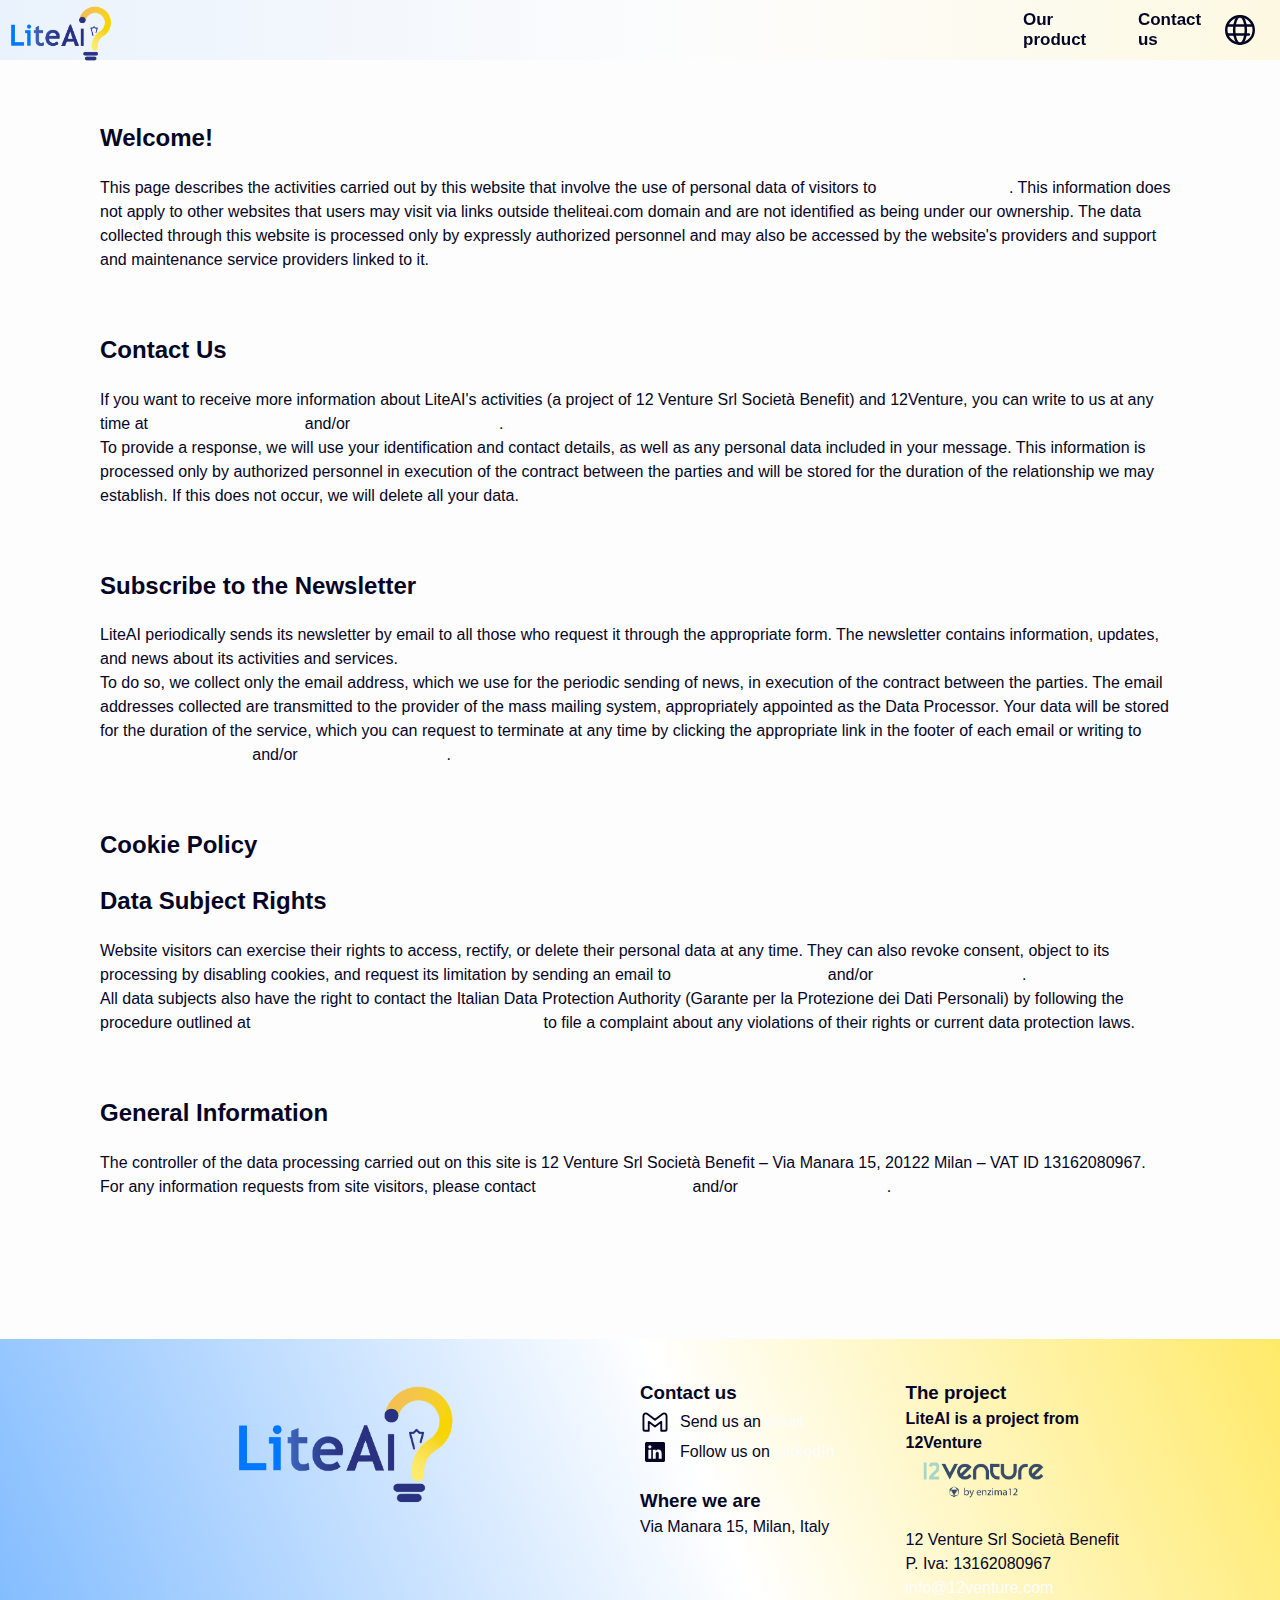
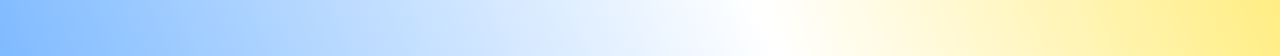
<file: en-privacy-policy.html>
<!DOCTYPE html>
<html lang="en">
<head>
  <meta charset="UTF-8">
  <title>LiteAI</title>

  <meta name="viewport" content="width=device-width, initial-scale=1">
  <meta name="description"
        content="LiteAI is a new, personalized way to enhance your children's soft skills!">
  <meta name="keywords"
        content="LiteAI, LiteMind, children, education, soft skills, personalized learning">
  <meta name="author" content="LiteAI Team">

  <link rel="stylesheet" href="css/main.css">
  <link rel="icon"
        href="img/logo.png"
        type="image/x-icon">

  <script src="js/main.js" defer></script>
  <script src="https://ajax.googleapis.com/ajax/libs/jquery/3.7.1/jquery.min.js"></script>
  <script src="https://code.jquery.com/jquery-3.6.0.min.js"></script>

  <!-- Google tag (gtag.js) -->
  <script async src="https://www.googletagmanager.com/gtag/js?id=G-0CQMSQR92L"></script>
  <script>
    window.dataLayer = window.dataLayer || [];
    function gtag(){dataLayer.push(arguments);}
    gtag('js', new Date());

    gtag('config', 'G-0CQMSQR92L');
  </script>

  <script id="Cookiebot" src="https://consent.cookiebot.com/uc.js" data-cbid="5fbfeda1-7ddc-4fbf-89e2-9a11ccfd5c3d" data-blockingmode="auto" type="text/javascript"></script>

</head>


<body>
<nav class="nav-container" role="navigation" aria-label="Main navigation">

  <div class="nav-content">

    <div class="logo-column">
      <a href="en.html">
        <img
                loading="lazy"
                src="img/logo.png"
                class="brand-logo"
                alt="LiteAI company logo"
        />
      </a>
    </div>

    <div class="nav-links-column">
      <div class="nav-links-wrapper">
        <a href="#about" class="nav-link" tabindex="0">Our product</a>
        <a href="#contact" class="nav-link" tabindex="1">Contact us</a>

        <img src="img/icon_language.svg" id="icon-language" alt="Language icon">
        <div class="language-dropdown" id="language-dropdown">
          <button class="language-option" data-lang="en" data-selected="true">English</button>
          <button class="language-option" data-lang="it">Italiano
          </button>
        </div>
      </div>


    </div>
  </div>
</nav>

<div class="page-privacy-container">
  <h2>Welcome!</h2>
  <p>This page describes the activities carried out by this website that involve the use of personal data of visitors to <a href="https://www.theliteai.com">www.theliteai.com</a>.
    This information does not apply to other websites that users may visit via links outside theliteai.com domain and are not identified as being under our ownership.
    The data collected through this website is processed only by expressly authorized personnel and may also be accessed by the website's providers and support and maintenance service providers linked to it.
  </p>
  <br>

  <h2>Contact Us</h2>
  <p>If you want to receive more information about LiteAI's activities (a project of 12 Venture Srl Società Benefit) and 12Venture, you can write to us at any time at <a href="mailto:info@12venture.com">info@12venture.com</a> and/or <a href="mailto:theliteai@gmail.com">theliteai@gmail.com</a>. <br>
    To provide a response, we will use your identification and contact details, as well as any personal data included in your message.
    This information is processed only by authorized personnel in execution of the contract between the parties and will be stored for the duration of the relationship we may establish. If this does not occur, we will delete all your data.
  </p>
  <br>

  <h2>Subscribe to the Newsletter</h2>
  <p>LiteAI periodically sends its newsletter by email to all those who request it through the appropriate form. The newsletter contains information, updates, and news about its activities and services. <br>
    To do so, we collect only the email address, which we use for the periodic sending of news, in execution of the contract between the parties. The email addresses collected are transmitted to the provider of the mass mailing system, appropriately appointed as the Data Processor.
    Your data will be stored for the duration of the service, which you can request to terminate at any time by clicking the appropriate link in the footer of each email or writing to <a href="mailto:info@12venture.com">info@12venture.com</a> and/or <a href="mailto:theliteai@gmail.com">theliteai@gmail.com</a>.
  </p>
  <br>

  <h2>Cookie Policy</h2>


  <h2>Data Subject Rights</h2>
  <p>Website visitors can exercise their rights to access, rectify, or delete their personal data at any time. They can also revoke consent, object to its processing by disabling cookies, and request its limitation by sending an email to <a href="mailto:info@12venture.com">info@12venture.com</a> and/or <a href="mailto:theliteai@gmail.com">theliteai@gmail.com</a>. <br>
    All data subjects also have the right to contact the Italian Data Protection Authority (Garante per la Protezione dei Dati Personali) by following the procedure outlined at <a href="https://www.garanteprivacy.it/i-miei-diritti">https://www.garanteprivacy.it/i-miei-diritti</a> to file a complaint about any violations of their rights or current data protection laws.
  </p>
  <br>

  <h2>General Information</h2>
  <p>The controller of the data processing carried out on this site is 12 Venture Srl Società Benefit – Via Manara 15, 20122 Milan – VAT ID 13162080967. <br>
    For any information requests from site visitors, please contact <a href="mailto:info@12venture.com">info@12venture.com</a> and/or <a href="mailto:theliteai@gmail.com">theliteai@gmail.com</a>.
  </p>
  <br>
</div>

<!--    FOOTER      -->
<footer class="footer" role="contentinfo">
  <div class="footer-container">

    <div class="footer-column" id="footer-column-1">
      <div class="footer-image-container">
        <img
                loading="lazy"
                src="img/logo.png"
                class="footer-logo"
                alt="Social media presence illustration"
        />
      </div>
    </div>


    <div class="footer-column" id="footer-column-2">
      <h3 class="footer-title">Contact us</h3>
      <div class="footer-text-div">
        <img
                src="img/mail.svg"
                class="social-icon"
                alt="Gmail logo"
        />
        <p class="footer-text"> Send us an
          <a href="mailto:theliteai@gmail.com">email</a>
        </p>
      </div>
      <div class="footer-text-div">
        <img
                src="img/linkedin.svg"
                class="social-icon"
                alt="LinkedIn logo"
        />
        <p class="footer-text">Follow us on
          <a href="https://www.linkedin.com/company/liteai" class="social-link">LinkedIn</a>
        </p>
      </div>

      <h3 class="footer-title" style="margin-top: 20px">Where we are</h3>
      <p class="footer-text" id="footer-text-place"> Via Manara 15, Milan, Italy</p>

    </div>


    <div class="footer-column" id="footer-column-3">
      <h3 class="footer-title">The project</h3>
      <p class="footer-text" style="font-weight: bold">LiteAI is a project from 12Venture</p>
      <img
              loading="lazy"
              src="img/12v_logo.png"
              class="social-image"
              id="12v-logo"
              alt="12venture logo"
      />
      <p>
        12 Venture Srl Società Benefit <br>
        P. Iva: 13162080967 <br>
        <a href="mailto:info@12venture.com" id="a-12v-mail">info@12venture.com</a>
      </p>
    </div>

  </div>
</footer>

</body>
</html>
</file>
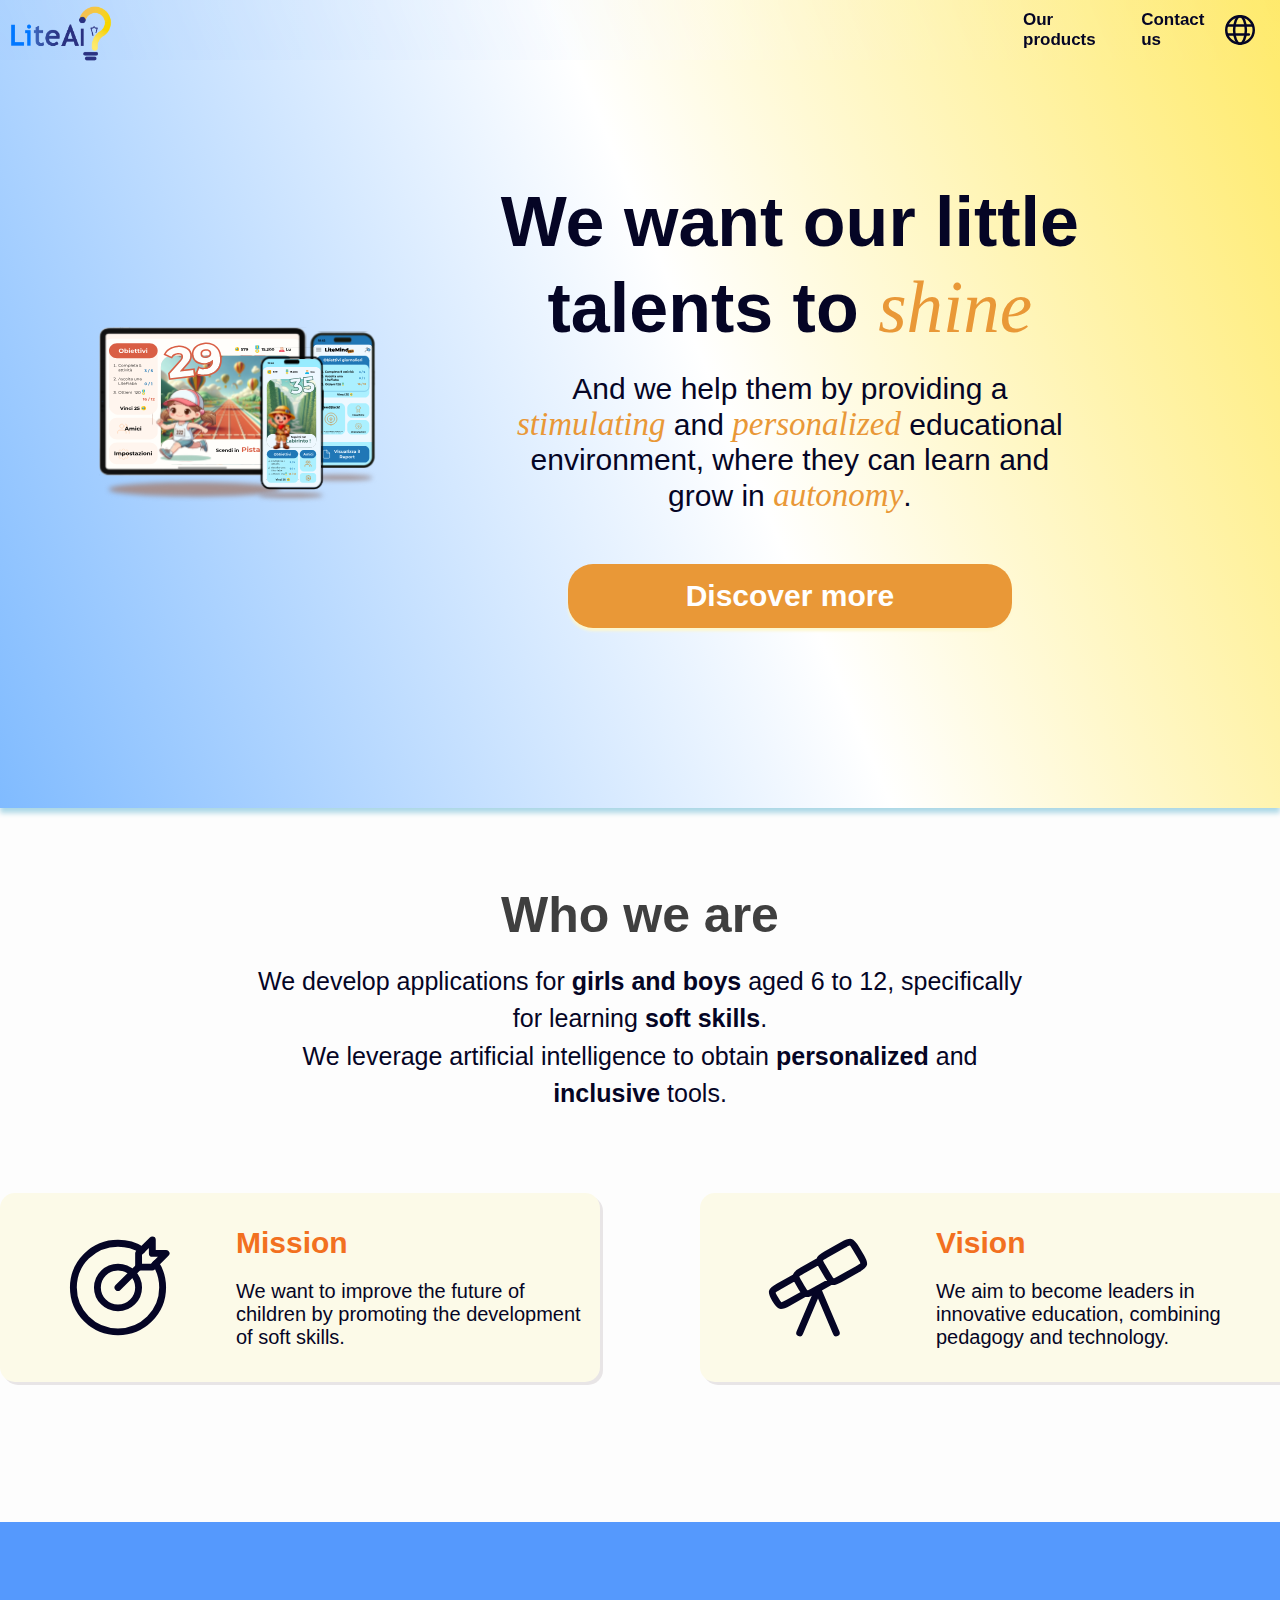
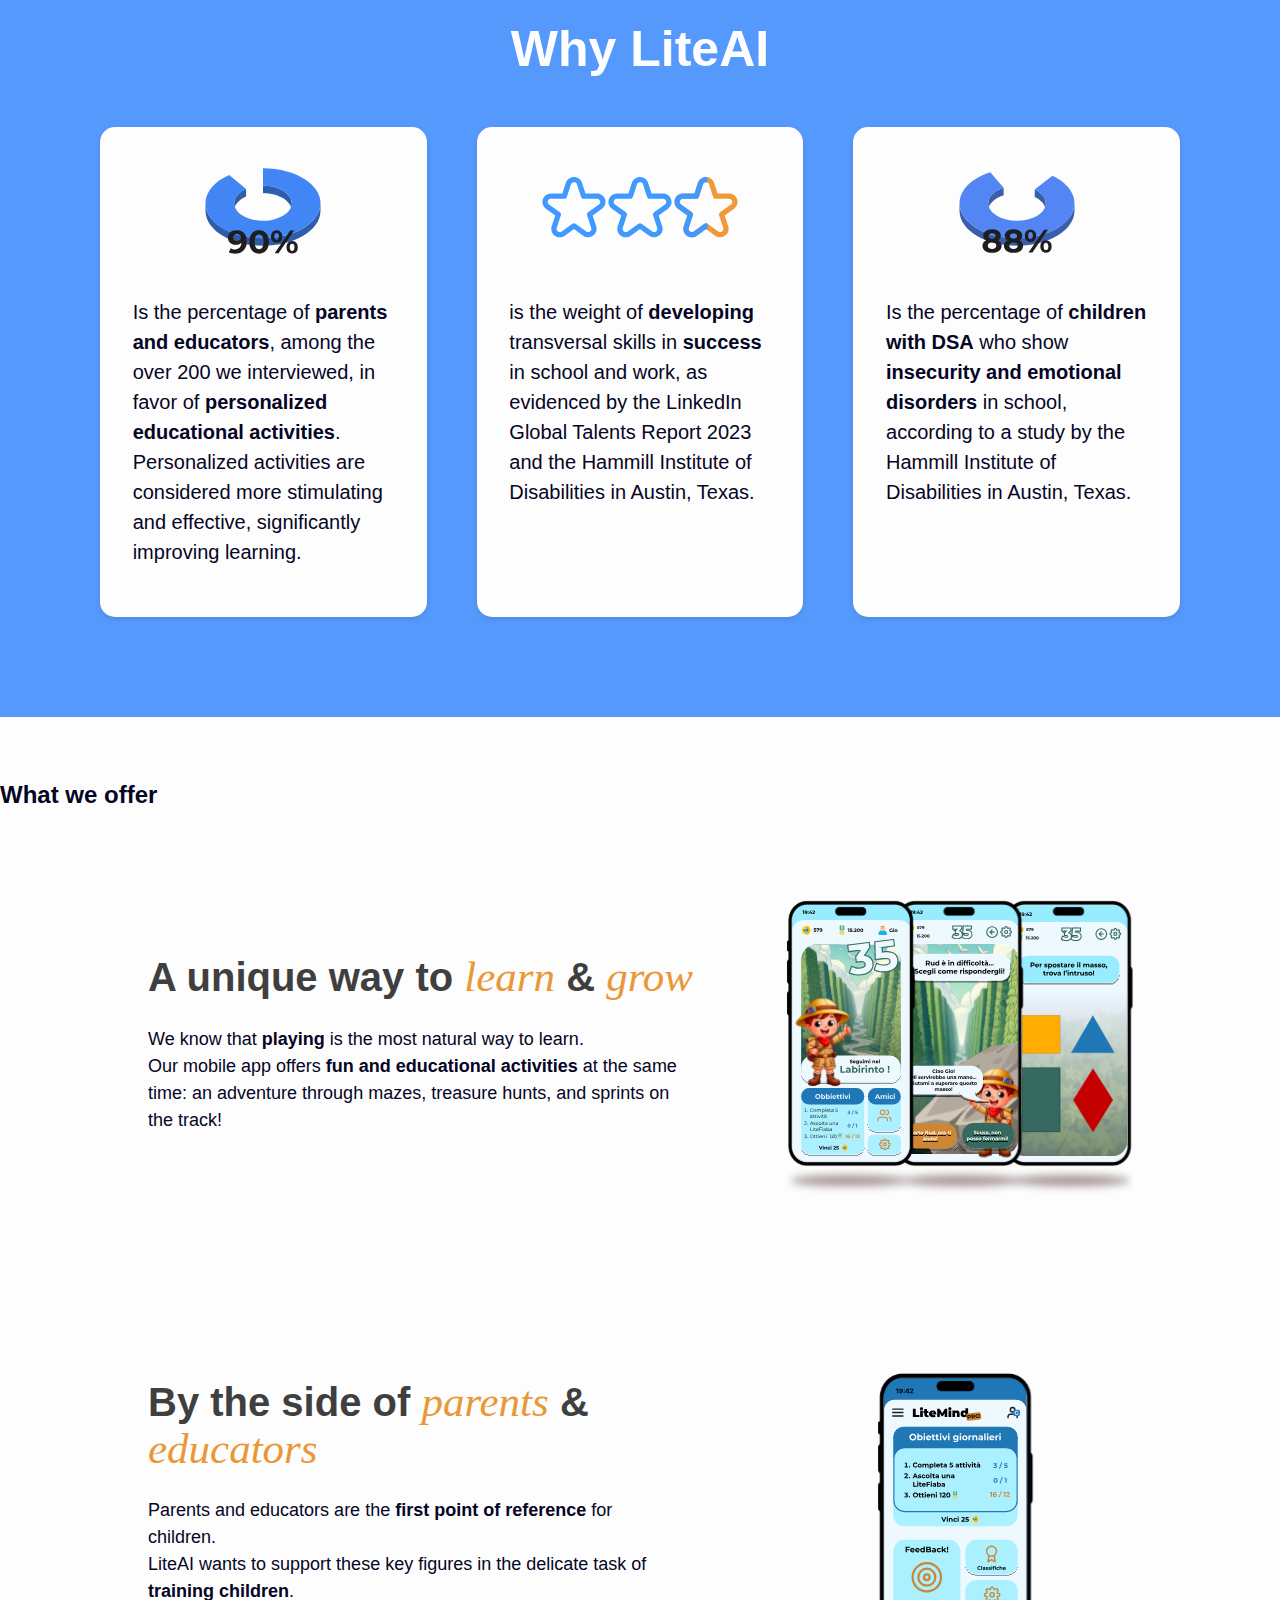
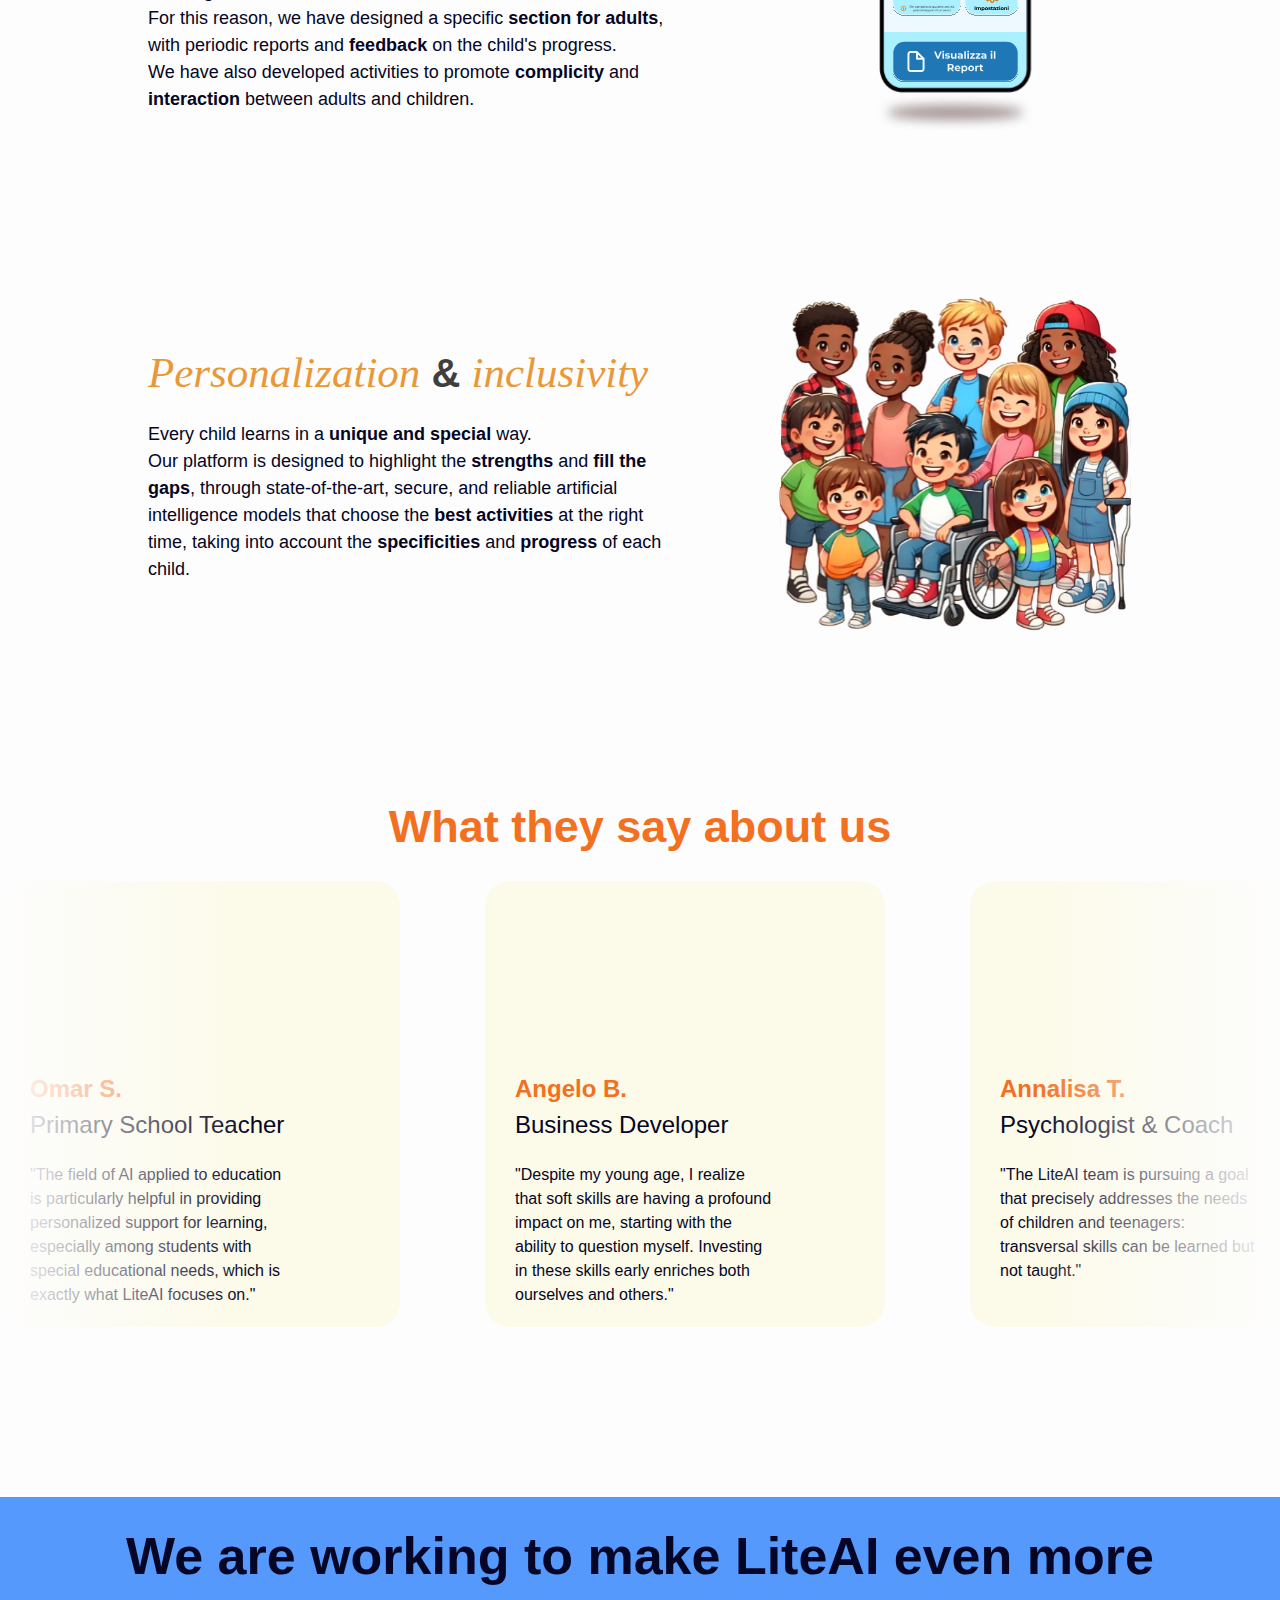
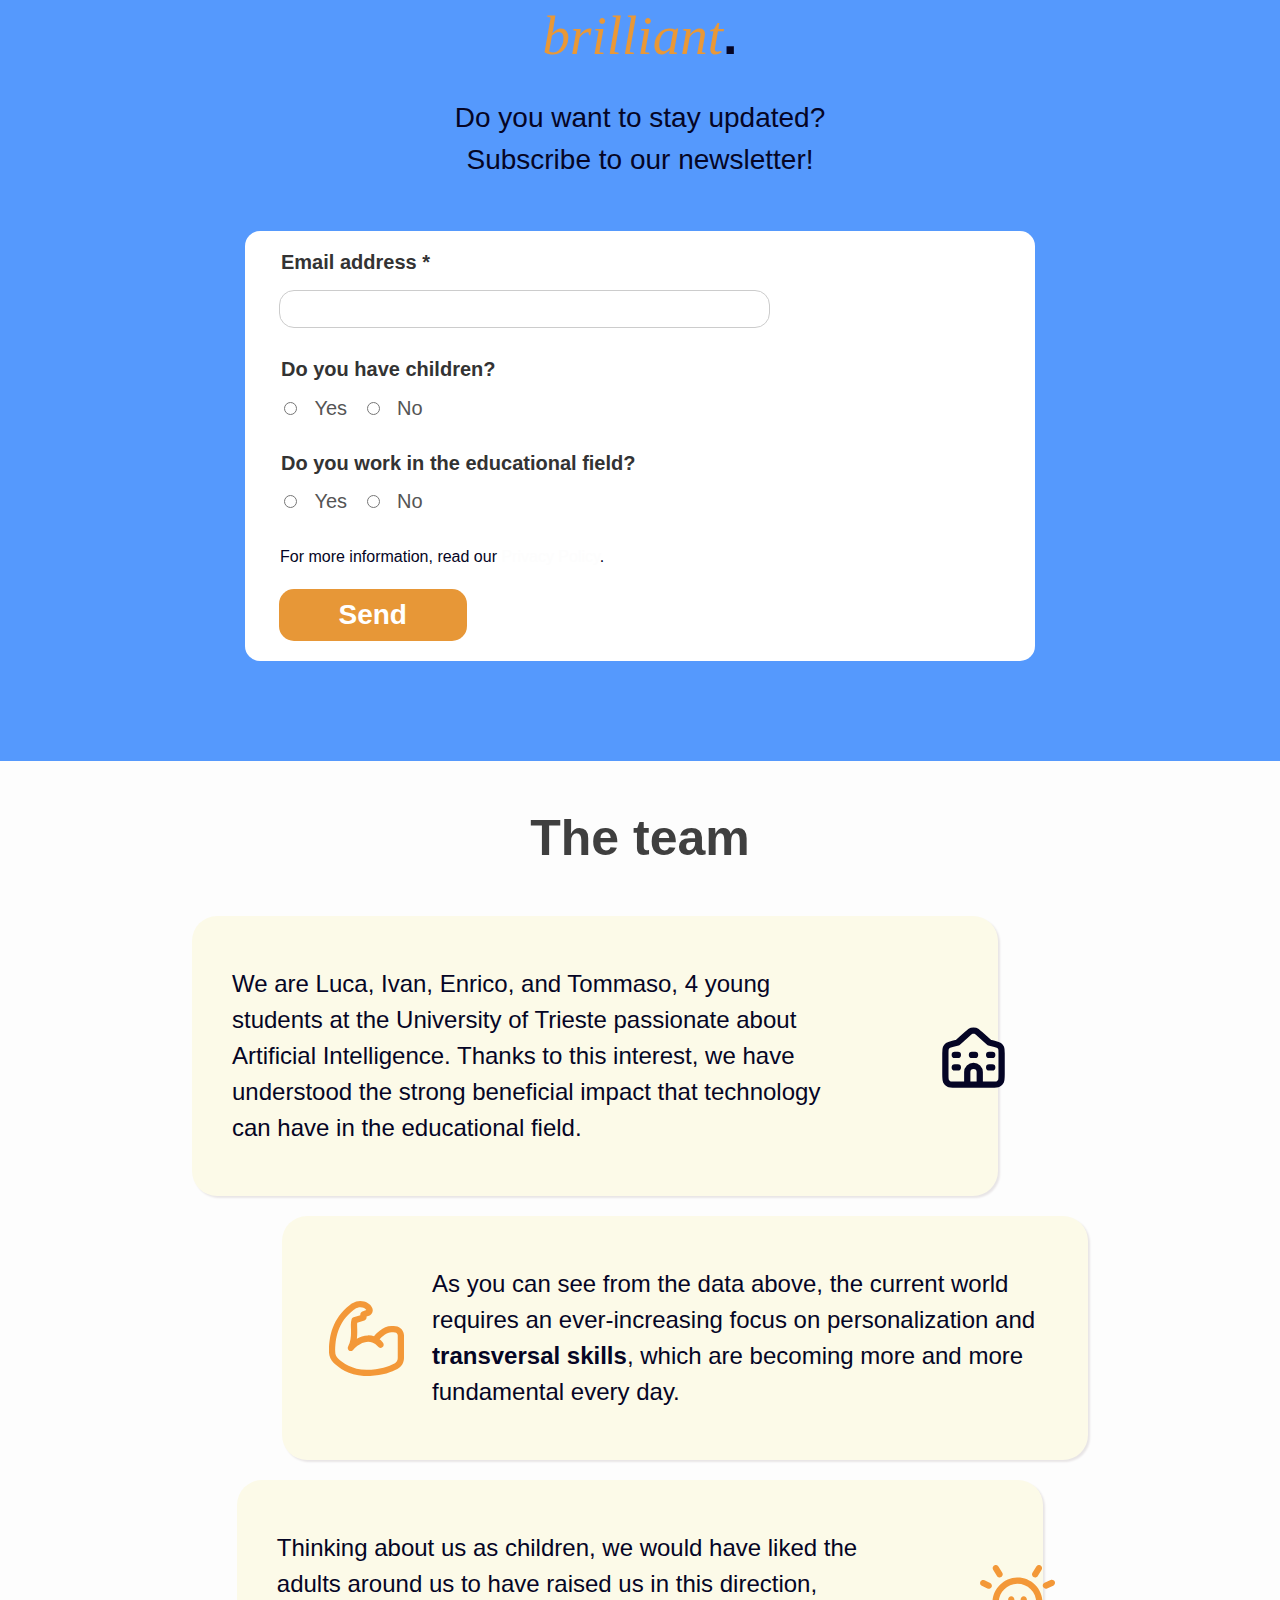
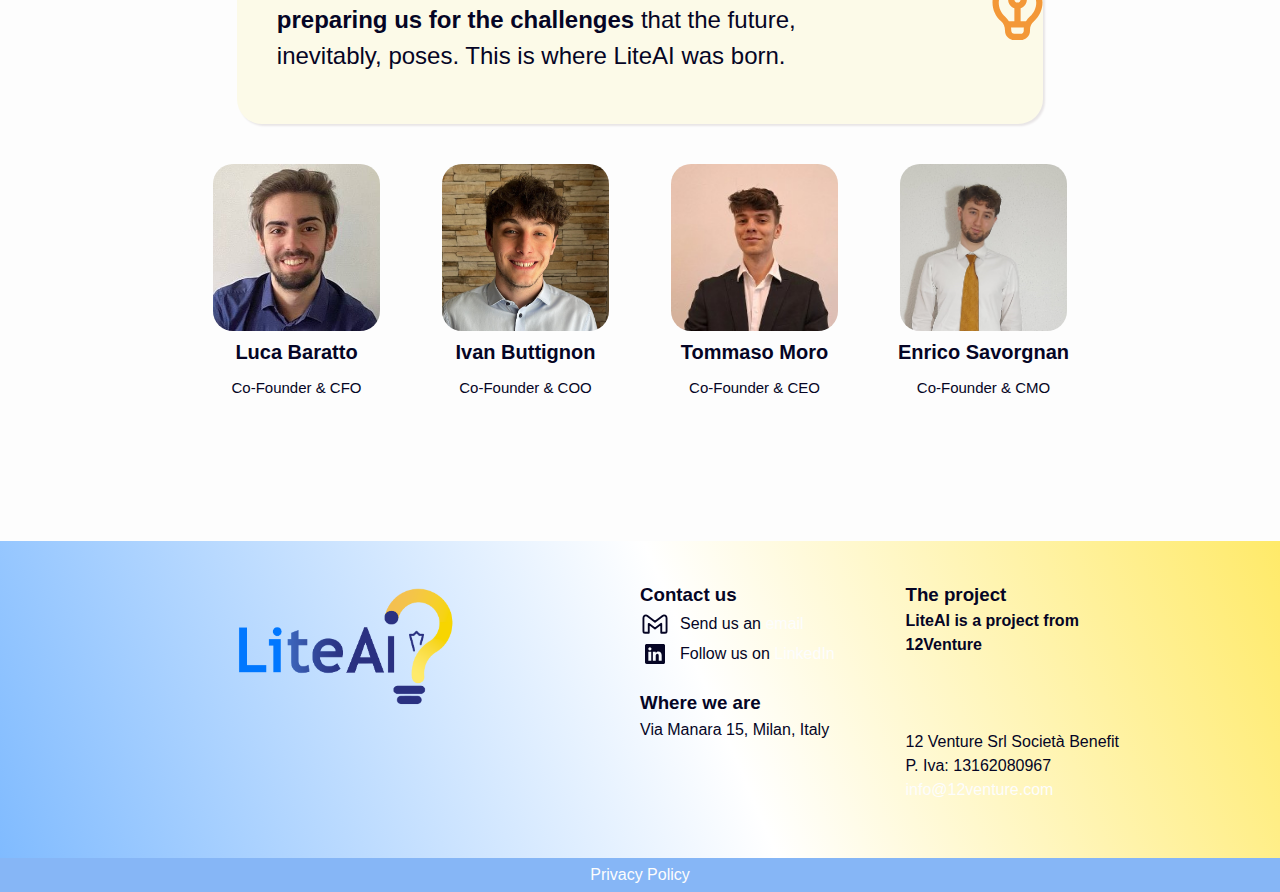
<file: en.html>
<!DOCTYPE html>
<html lang="it">
<head>
  <meta charset="UTF-8">
  <title>LiteAI</title>

  <meta name="viewport" content="width=device-width, initial-scale=1">
  <meta name="description"
        content="LiteAI is a new, personalized way to enhance your children's soft skills!">
  <meta name="keywords"
        content="LiteAI, LiteMind, children, education, soft skills, personalized learning">
  <meta name="author" content="LiteAI Team">

  <link rel="stylesheet" href="css/main.css">
  <link rel="icon"
        href="img/logo.png"
        type="image/x-icon">

  <script src="js/main.js" defer></script>
  <script src="https://ajax.googleapis.com/ajax/libs/jquery/3.7.1/jquery.min.js"></script>
  <script src="https://code.jquery.com/jquery-3.6.0.min.js"></script>

  <!-- Google tag (gtag.js) -->
  <script async src="https://www.googletagmanager.com/gtag/js?id=G-0CQMSQR92L"></script>
  <script>
    window.dataLayer = window.dataLayer || [];
    function gtag(){dataLayer.push(arguments);}
    gtag('js', new Date());

    gtag('config', 'G-0CQMSQR92L');
  </script>

  <script id="Cookiebot" src="https://consent.cookiebot.com/uc.js" data-cbid="5fbfeda1-7ddc-4fbf-89e2-9a11ccfd5c3d" data-blockingmode="auto" type="text/javascript"></script>

</head>


<body>

<!--    NAVBAR      -->
<nav class="nav-container" role="navigation" aria-label="Main navigation">

  <div class="nav-content">

    <div class="logo-column">
      <a href="en.html">
        <img
                loading="lazy"
                src="img/logo.png"
                class="brand-logo"
                alt="LiteAI company logo"
        />
      </a>
    </div>

    <div class="nav-links-column">
      <div class="nav-links-wrapper">
        <a href="#about" class="nav-link" tabindex="0">Our products</a>
        <a href="#contact" class="nav-link" tabindex="1">Contact us</a>

        <img src="img/icon_language.svg" id="icon-language" alt="Language icon">
        <div class="language-dropdown" id="language-dropdown">
          <button class="language-option" data-lang="en" data-selected="true">English</button>
          <button class="language-option" data-lang="it" >Italiano
          </button>
        </div>
      </div>


    </div>
  </div>
</nav>


<!--    HERO        -->
<main class="hero-container">

  <div class="hero-content-wrapper">

    <div class="image-column-hero">
      <img
              loading="lazy"
              src="img/mockups.svg"
              class="hero-image"
              id="desktop-image"
              alt="Young talent showcase illustration"
      />
    </div>

    <div class="content-column">

      <div class="content-wrapper">

        <h2 class="heading-secondary">
          We want our little talents to <span class="text-highlight">shine</span>
        </h2>
        <img
                loading="lazy"
                src="img/mockups.svg"
                class="mobile-hero-image"
                id="mobile-image"
                alt="Young talent showcase illustration for mobile view"
        />
        <p class="hero-description">
          And we help them by providing a <span class="text-highlight">stimulating</span> and <span class="text-highlight">personalized</span> educational environment, where they can learn and grow in <span class="text-highlight">autonomy</span>.
        </p>

        <!-- Pulsante per inviare i dati -->
        <a href="#about" id="ctaButton" class="cta-button" data-el="button-1" tabindex="0"
           aria-label="Get more information about our program">
          Discover more
        </a>
      </div>

    </div>

  </div>

</main>


<!--    PRESENTATION    -->
<section class="presentation-container">
  <h2 class="presentation-title">Who we are</h2>
  <p class="presentation-subtitle">
    We develop applications for <span style="font-weight: 700">girls and boys</span> aged 6 to 12, specifically for learning <span style="font-weight: 750">soft skills</span>. <br>
    We leverage artificial intelligence to obtain <span style="font-weight: 700">personalized</span> and <span style="font-weight: 700">inclusive</span> tools.
  </p>

  <div class="presentation-grid">
    <div class="presentation-card" id="mission">
      <img src="img/mission.svg" alt="Mission icon" class="presentation-image">
      <div class="presentation-content">
        <h3 class="mission-vision-title">Mission</h3>
        <p class="presentation-text">
          We want to improve the future of children by promoting the development of soft skills.
        </p>
      </div>
    </div>
    <div class="presentation-card" id="vision">
      <img src="img/vision.svg" alt="Vision icon" class="presentation-image">
      <div class="presentation-content">
        <h3 class="mission-vision-title">Vision</h3>
        <p class="presentation-text">
            We aim to become leaders in innovative education, combining pedagogy and technology.
        </p>
      </div>
    </div>
  </div>

</section>


<!--    VALIDATION  -->
<section class="stats-container" role="region" aria-label="Statistics Section">
  <h2 class="stats-title">Why LiteAI</h2>

  <div class="stats-grid">
    <div class="stats-row">
      <article class="stat-card">
        <img
                loading="lazy"
                src="img/chart_1.svg"
                class="stat-image"
                alt="Statistical visualization 1"
        />
        <p class="stat-text">
          Is the percentage of <span style="font-weight: 700">parents and educators</span>, among the over 200 we interviewed, in favor of <span style="font-weight: bold">personalized educational activities</span>. Personalized activities are considered more stimulating and effective, significantly improving learning.
        </p>
      </article>

      <article class="stat-card">
        <img
                loading="lazy"
                src="img/chart_2.svg"
                class="stat-image"
                alt="Statistical visualization 2"
        />
        <p class="stat-text">
          is the weight of <span style="font-weight: 700">developing</span> transversal skills in <span style="font-weight: 700">success</span> in school and work, as evidenced by the LinkedIn Global Talents Report 2023 and the Hammill Institute of Disabilities in Austin, Texas.
        </p>
      </article>

      <article class="stat-card">
        <img
                loading="lazy"
                src="img/chart_3.svg"
                class="stat-image"
                alt="Statistical visualization 3"
        />
        <p class="stat-text">
          Is the percentage of <span style="font-weight: 700">children with DSA</span> who show <span style="font-weight: 700">insecurity and emotional disorders</span> in school, according to a study by the Hammill Institute of Disabilities in Austin, Texas.
        </p>
      </article>
    </div>
  </div>
</section>




<!--    FEATURES    -->
<section class="feature-container" id="about">
  <h2 class="feature-title">What we offer</h2>

  <article class="feature-card">
    <div class="feature-content">
      <div class="feature-text-wrapper">
        <h2 class="feature-card-title">
          A unique way to <span class="text-highlight">learn</span> & <span class="text-highlight">grow</span>
        </h2>
        <p class="feature-description">
          We know that <span style="font-weight: 700">playing</span> is the most natural way to <span>learn</span>. <br>
            Our mobile app offers <span style="font-weight: 700">fun and educational activities</span> at the same time: an adventure through mazes, treasure hunts, and sprints on the track! <br>
        </p>
      </div>
      <div class="feature-image-wrapper">
        <img src="img/feature_1.svg" alt="Educational activities illustration"
             class="feature-image">
      </div>
    </div>
  </article>

  <article class="feature-card">
    <div class="feature-content" id="feature-2">
      <div class="feature-text-wrapper">
        <h2 class="feature-card-title">
            By the side of <span class="text-highlight">parents</span> & <span
                    class="text-highlight">educators</span>
        </h2>
        <p class="feature-description">
            Parents and educators are the <span style="font-weight: 700">first point of reference</span> for children. <br>
            LiteAI wants to support these key figures in the delicate task of <span style="font-weight: 700">training children</span>. <br>
            For this reason, we have designed a specific <span style="font-weight: 700">section for adults</span>, with periodic reports and <span style="font-weight: 700">feedback</span> on the child's progress. <br>
            We have also developed activities to promote <span style="font-weight: 700">complicity</span> and <span style="font-weight: 700">interaction</span> between adults and children.
        </p>
      </div>
      <div class="feature-image-wrapper">
        <img src="img/parent.svg" alt="Educators and pedagogists working together"
             class="feature-image">
      </div>
    </div>
  </article>

  <article class="feature-card">
    <div class="feature-content">
      <div class="feature-text-wrapper">
        <h2 class="feature-card-title">
          <span class="text-highlight">Personalization</span> & <span
                class="text-highlight">inclusivity</span>
        </h2>
        <p class="feature-description">
            Every child learns in a <span style="font-weight: 700">unique and special</span> way. <br>
            Our platform is designed to highlight the <span style="font-weight: 700">strengths</span> and <span style="font-weight: 700">fill the gaps</span>, through state-of-the-art, secure, and reliable artificial intelligence models that choose the <span style="font-weight: 700">best activities</span> at the right time, taking into account the <span style="font-weight: 700">specificities</span> and <span style="font-weight: 700">progress</span> of each child.
        </p>
      </div>
      <div class="feature-image-wrapper">
        <img src="img/personalizzazione1.svg" alt="Personalized learning illustration"
             class="feature-image">
      </div>
    </div>
  </article>
</section>


<!--SECTION -->
<section class="reference-container" role="region" aria-label="References Section">
  <h2 class="reference-title">What they say about us</h2>

  <div class="reference-slider">
    <div class="reference-grid">
      <!-- Original Content -->
      <article class="reference-card">
        <img
                loading="lazy"
                src="img/references/omar_s.jpeg"
                class="reference-image"
                alt="Quotation mark"
        />
        <div class="reference-content">
          <h2 class="reference-author">Omar S.</h2>
          <h3 class="reference-author-subtitle">Primary School Teacher</h3>
          <p class="reference-text">
            "The field of AI applied to education is particularly helpful in providing personalized support for learning, especially among students with special educational needs, which is exactly what LiteAI focuses on."
          </p>
        </div>
      </article>

      <article class="reference-card">
        <img
                loading="lazy"
                src="img/references/angelo_b.jpeg"
                class="reference-image"
                alt="Quotation mark"
        />
        <div class="reference-content">
          <h2 class="reference-author">Angelo B.</h2>
          <h3 class="reference-author-subtitle">Business Developer</h3>
          <p class="reference-text">
            "Despite my young age, I realize that soft skills are having a profound impact on me, starting with the ability to question myself. Investing in these skills early enriches both ourselves and others."
          </p>
        </div>
      </article>

      <article class="reference-card">
        <img
                loading="lazy"
                src="img/references/annalisa_t.png"
                class="reference-image"
                alt="Quotation mark"
        />
        <div class="reference-content">
          <h2 class="reference-author">Annalisa T.</h2>
          <h3 class="reference-author-subtitle">Psychologist & Coach</h3>
          <p class="reference-text">
            "The LiteAI team is pursuing a goal that precisely addresses the needs of children and teenagers: transversal skills can be learned but not taught."
          </p>
        </div>
      </article>

      <article class="reference-card">
        <img
                loading="lazy"
                src="img/references/raffaella_b.jpg"
                class="reference-image"
                alt="Quotation mark"
        />
        <div class="reference-content">
          <h2 class="reference-author">Raffaella B.</h2>
          <h3 class="reference-author-subtitle">Pharmacist & Mom</h3>
          <p class="reference-text">
            "Thanks to my personal experience, I can confidently say that personalized teaching methods are essential for the cultural and human growth of all children, as each of them is unique and unrepeatable."
          </p>
        </div>
      </article>
    </div>
    <!-- Duplicate Content -->
    <div class="reference-grid" style="margin-left: 85px">
      <article class="reference-card">
        <img
                loading="lazy"
                src="img/references/omar_s.jpeg"
                class="reference-image"
                alt="Quotation mark"
        />
        <div class="reference-content">
          <h2 class="reference-author">Omar S.</h2>
          <h3 class="reference-author-subtitle">Primary School Teacher</h3>
          <p class="reference-text">
            "The field of AI applied to education is particularly helpful in providing personalized support for learning, especially among students with special educational needs, which is exactly what LiteAI focuses on."
          </p>
        </div>
      </article>

      <article class="reference-card">
        <img
                loading="lazy"
                src="img/references/angelo_b.jpeg"
                class="reference-image"
                alt="Quotation mark"
        />
        <div class="reference-content">
          <h2 class="reference-author">Angelo B.</h2>
          <h3 class="reference-author-subtitle">Business Developer</h3>
          <p class="reference-text">
            "Despite my young age, I realize that soft skills are having a profound impact on me, starting with the ability to question myself. Investing in these skills early enriches both ourselves and others."
          </p>
        </div>
      </article>

      <article class="reference-card">
        <img
                loading="lazy"
                src="img/references/annalisa_t.png"
                class="reference-image"
                alt="Quotation mark"
        />
        <div class="reference-content">
          <h2 class="reference-author">Annalisa T.</h2>
          <h3 class="reference-author-subtitle">Psychologist & Coach</h3>
          <p class="reference-text">
            "The LiteAI team is pursuing a goal that precisely addresses the needs of children and teenagers: transversal skills can be learned but not taught."
          </p>
        </div>
      </article>

      <article class="reference-card">
        <img
                loading="lazy"
                src="img/references/raffaella_b.jpg"
                class="reference-image"
                alt="Quotation mark"
        />
        <div class="reference-content">
          <h2 class="reference-author">Raffaella B.</h2>
          <h3 class="reference-author-subtitle">Pharmacist & Mom</h3>
          <p class="reference-text">
            "Thanks to my personal experience, I can confidently say that personalized teaching methods are essential for the cultural and human growth of all children, as each of them is unique and unrepeatable."
          </p>
        </div>
      </article>
    </div>
  </div>
</section>




<!--    FORM        -->
<div class="survey-container" role="main" id="contact">

  <header class="survey-header">
    <h1 class="header-text">
      We are working to make LiteAI even more <span class="text-highlight">brilliant</span>.
    </h1>

    <h3 class="survey-description">
        Do you want to stay updated? <br>
        Subscribe to our newsletter!
    </h3>
  </header>


  <div class="form-container">
    <!--         send file to php/prova_db-->
    <form class="survey-form" id="survey-form" method="post">
      <div class="form-group">
        <fieldset>
          <legend class="form-label" id="email-label">Email address *</legend>
          <input type="email" id="email" name="email" class="email-input" aria-label="Indirizzo mail facoltativo">
        </fieldset>

        <fieldset>
          <legend class="form-label">Do you have children?</legend>
          <input type="radio" class="parent" id="parent-yes" name="is_parent" value="yes">
          <label for="parent-yes" class="radio-label">Yes</label>
          <input type="radio" id="parent-no" name="is_parent" value="no" class="radio-spacing parent">
          <label for="parent-no" class="radio-label">No</label>
        </fieldset>

        <fieldset>
          <legend class="form-label">Do you work in the educational field?</legend>
          <input type="radio" class="educator" id="educator-yes" name="is_educator" value="yes">
          <label for="educator-yes" class="radio-label">Yes</label>
          <input type="radio" id="educator-no" name="is_educator" value="no" class="radio-spacing educator">
          <label for="educator-no" class="radio-label">No</label>
        </fieldset>

        <p style="padding-left: 15px">
          For more information, read our <a href="en-privacy-policy.html">Privacy Policy</a>.
        </p>
      </div>

      <!-- Bottone che invia i dati tramite AJAX -->
      <button type="submit" class="submit-button" id="submitBtn" aria-label="Submit your answers to the survey">
        Send
      </button>

      <div id="message" style="display:none; color: green; font-weight: bold; padding-left: 18px"> Form received. Thanks! </div>
    </form>
  </div>

</div>




<!--    TEAM        -->
<section class="team-container" role="region" aria-label="Team Section">
  <h2 class="team-title">The team</h2>

  <div class="team-grid">
    <div class="team-text-background" id="box-1">
      <div class="team-text" >
        <p class="team-text-content">
          We are Luca, Ivan, Enrico, and Tommaso, 4 young students at the University of Trieste passionate about Artificial Intelligence. Thanks to this interest, we have understood the <span>strong beneficial impact</span> that technology can have in the educational field.
        </p>
        <img
                src="img/icon/school.svg"
                alt="Team members"
                class="team-text-image"
        />
      </div>
    </div>

    <div class="team-text-background" id="box-2">
      <div class="team-text" id="team-2">
        <img
                src="img/icon/muscle.svg"
                alt="Team members"
                class="team-text-image"
                id="image-reversed"
        />
        <p class="team-text-content" id="team-text-2">
            As you can see from the data above, the current world requires an ever-increasing focus on <span>personalization</span> and <span style="font-weight: bold">transversal skills</span>, which are becoming more and more fundamental every day.

        </p>
      </div>
    </div>

    <div class="team-text-background" id="box-3">
      <div class="team-text">
        <p class="team-text-content" id="team-3">
          Thinking about us as children, we would have liked the adults around us to have raised us in this direction, <span style="font-weight: bold">preparing us for the challenges</span> that the future, inevitably, poses. This is where LiteAI was born.
        </p>
        <img
                src="img/icon/idea.svg"
                alt="Team members"
                class="team-text-image"
        />
      </div>
    </div>

    <div class="team-images">
      <div class="team-member" id="team-member-1">
        <img src="img/team/luca.jpg" alt="Team member 1" class="team-member-image">
        <h3 class="team-member-name">Luca Baratto</h3>
        <p class="team-member-role">Co-Founder & CFO <br>

        </p>
      </div>
      <div class="team-member" id="team-member-2">
        <img src="img/team/ivan.jpg" alt="Team member 1" class="team-member-image">
        <h3 class="team-member-name">Ivan Buttignon</h3>
        <p class="team-member-role">Co-Founder & COO</p>
      </div>
      <div class="team-member" id="team-member-3">
        <img src="img/team/tommaso_moro.jpeg" alt="Team member 1" class="team-member-image">
        <h3 class="team-member-name">Tommaso Moro</h3>
        <p class="team-member-role">Co-Founder & CEO</p>
      </div>
      <div class="team-member" id="team-member-4">
        <img src="img/team/enrico.jpg" alt="Team member 1" class="team-member-image">
        <h3 class="team-member-name">Enrico Savorgnan </h3>
        <p class="team-member-role">Co-Founder & CMO</p>
      </div>
    </div>
  </div>
</section>




<!--    FOOTER      -->
<footer class="footer" role="contentinfo">
  <div class="footer-container">

    <div class="footer-column" id="footer-column-1">
      <div class="footer-image-container">
        <img
                loading="lazy"
                src="img/logo.png"
                class="footer-logo"
                alt="Social media presence illustration"
        />
      </div>
    </div>


    <div class="footer-column" id="footer-column-2">
      <h3 class="footer-title">Contact us</h3>
      <div class="footer-text-div">
        <img
                src="img/mail.svg"
                class="social-icon"
                alt="Gmail logo"
        />
        <p class="footer-text"> Send us an
          <a href="mailto:theliteai@gmail.com">email</a>
        </p>
      </div>
      <div class="footer-text-div">
        <img
                src="img/linkedin.svg"
                class="social-icon"
                alt="LinkedIn logo"
        />
        <p class="footer-text">Follow us on
          <a href="https://www.linkedin.com/company/liteai" class="social-link">LinkedIn</a>
        </p>
      </div>

      <h3 class="footer-title" style="margin-top: 20px">Where we are</h3>
      <p class="footer-text" id="footer-text-place"> Via Manara 15, Milan, Italy</p>

    </div>


    <div class="footer-column" id="footer-column-3">
      <h3 class="footer-title">The project</h3>
      <p class="footer-text" style="font-weight: bold">LiteAI is a project from 12Venture</p>
      <img
              loading="lazy"
              src="img/12v_logo.png"
              class="social-image"
              id="12v-logo"
              alt="12venture logo"
      />
      <p>
        12 Venture Srl Società Benefit <br>
        P. Iva: 13162080967 <br>
        <a href="mailto:info@12venture.com" id="a-12v-mail">info@12venture.com</a>
      </p>
    </div>

  </div>
</footer>
<div class="privacy-container">
  <p class="privacy-tag"><a href="en-privacy-policy.html" class="a">Privacy Policy</a></p>
</div>


</body>
</html>
</file>
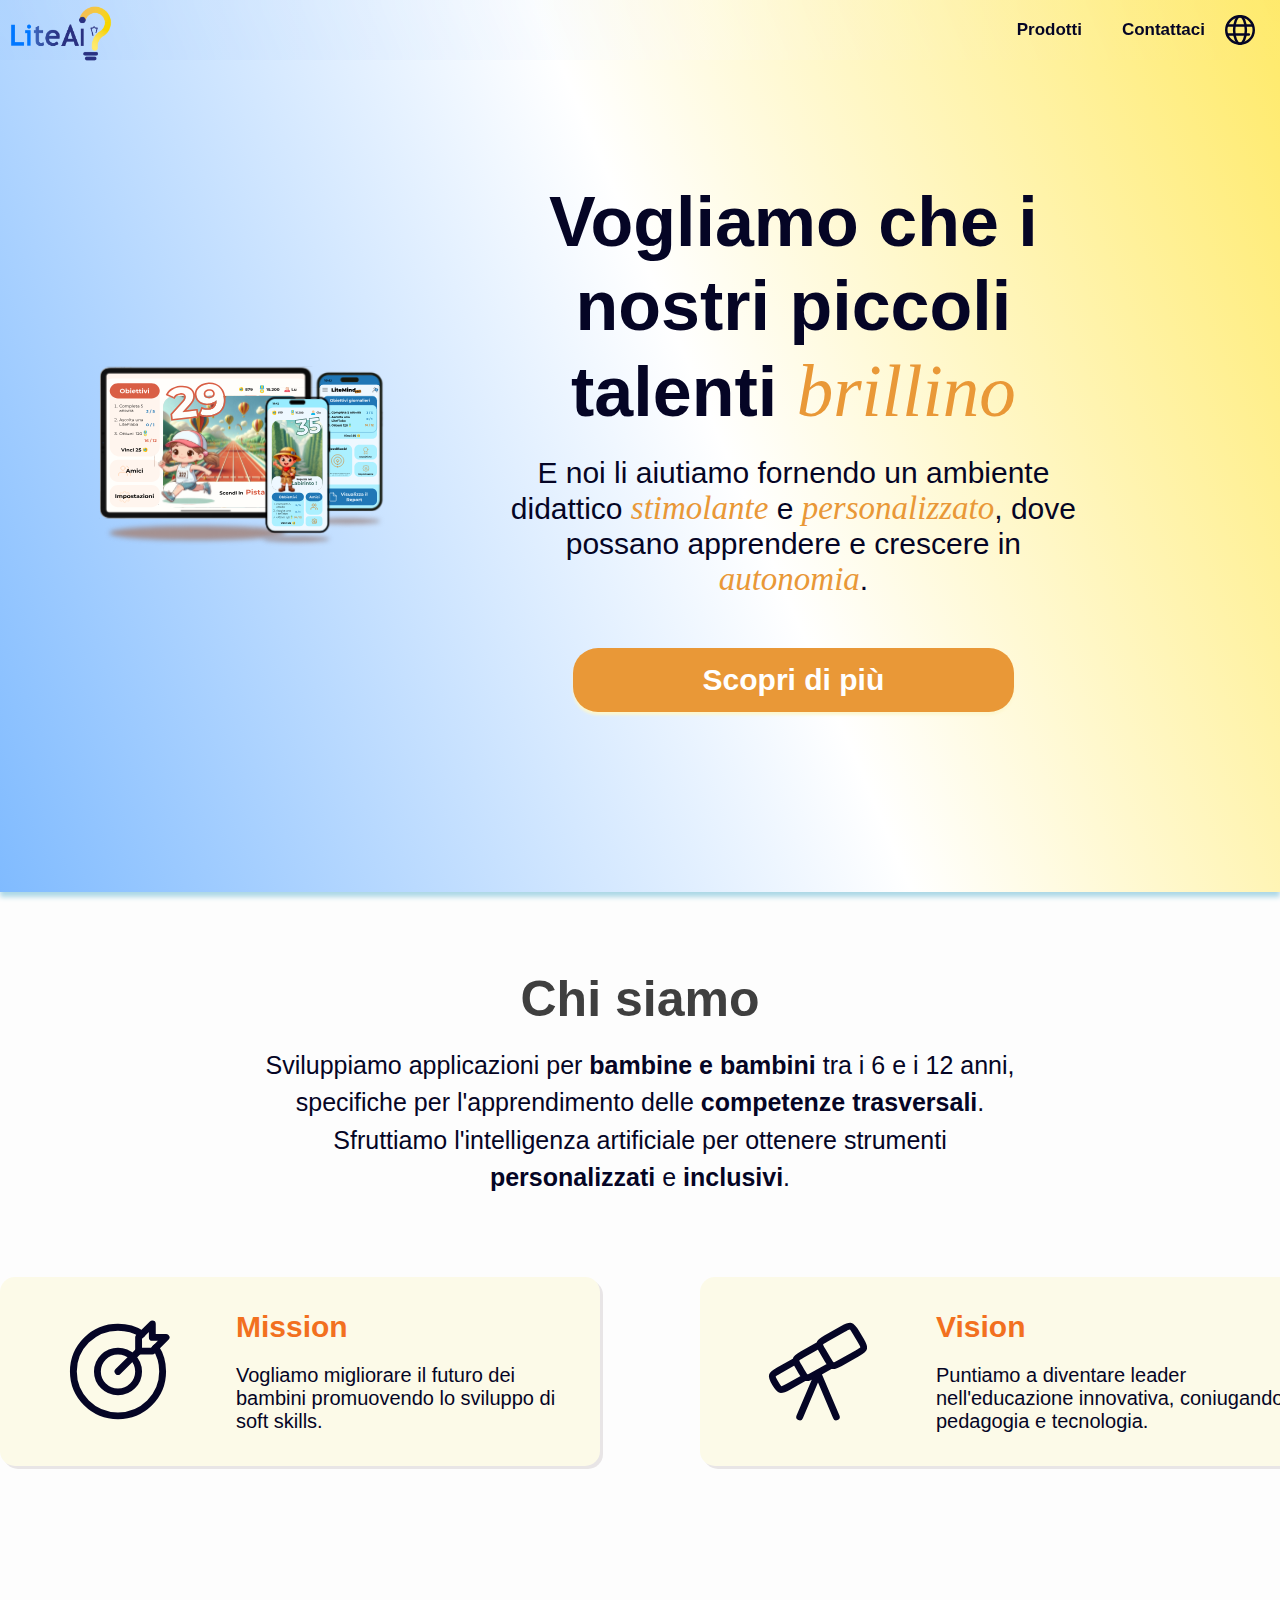
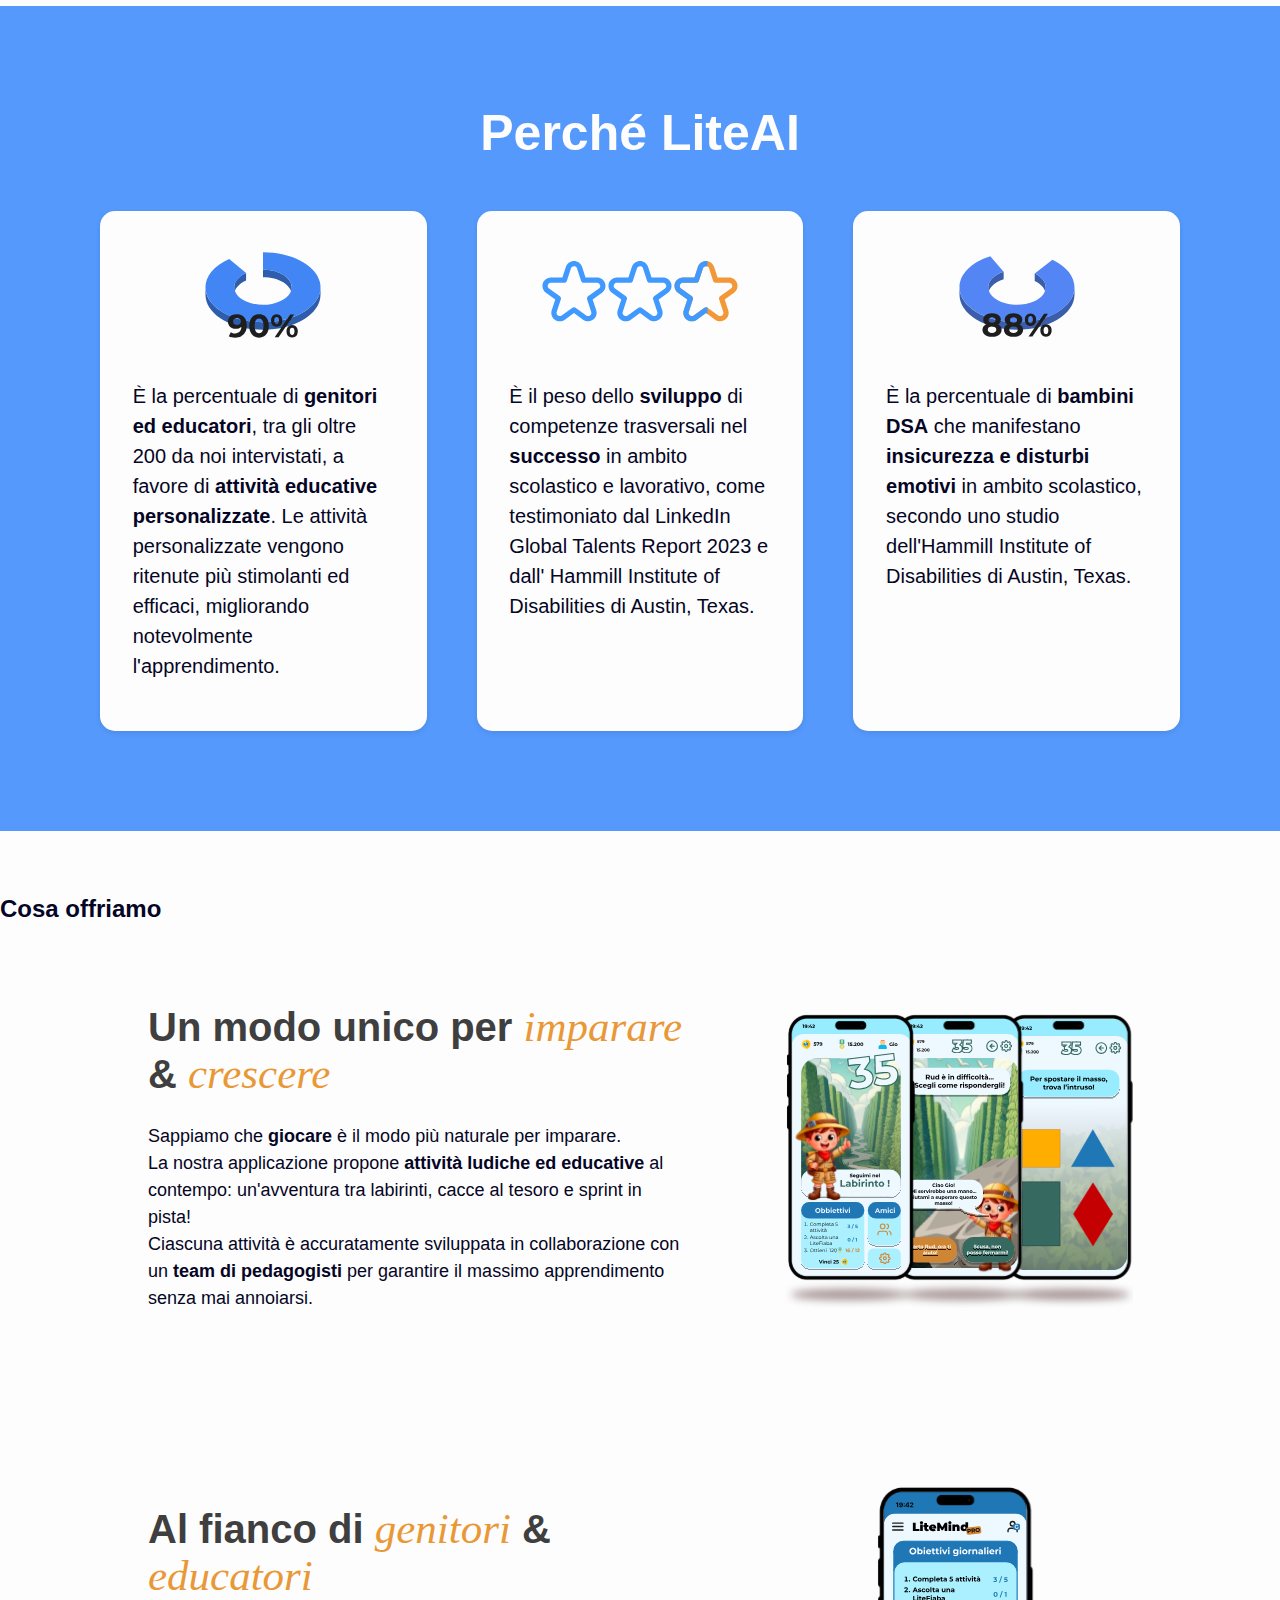
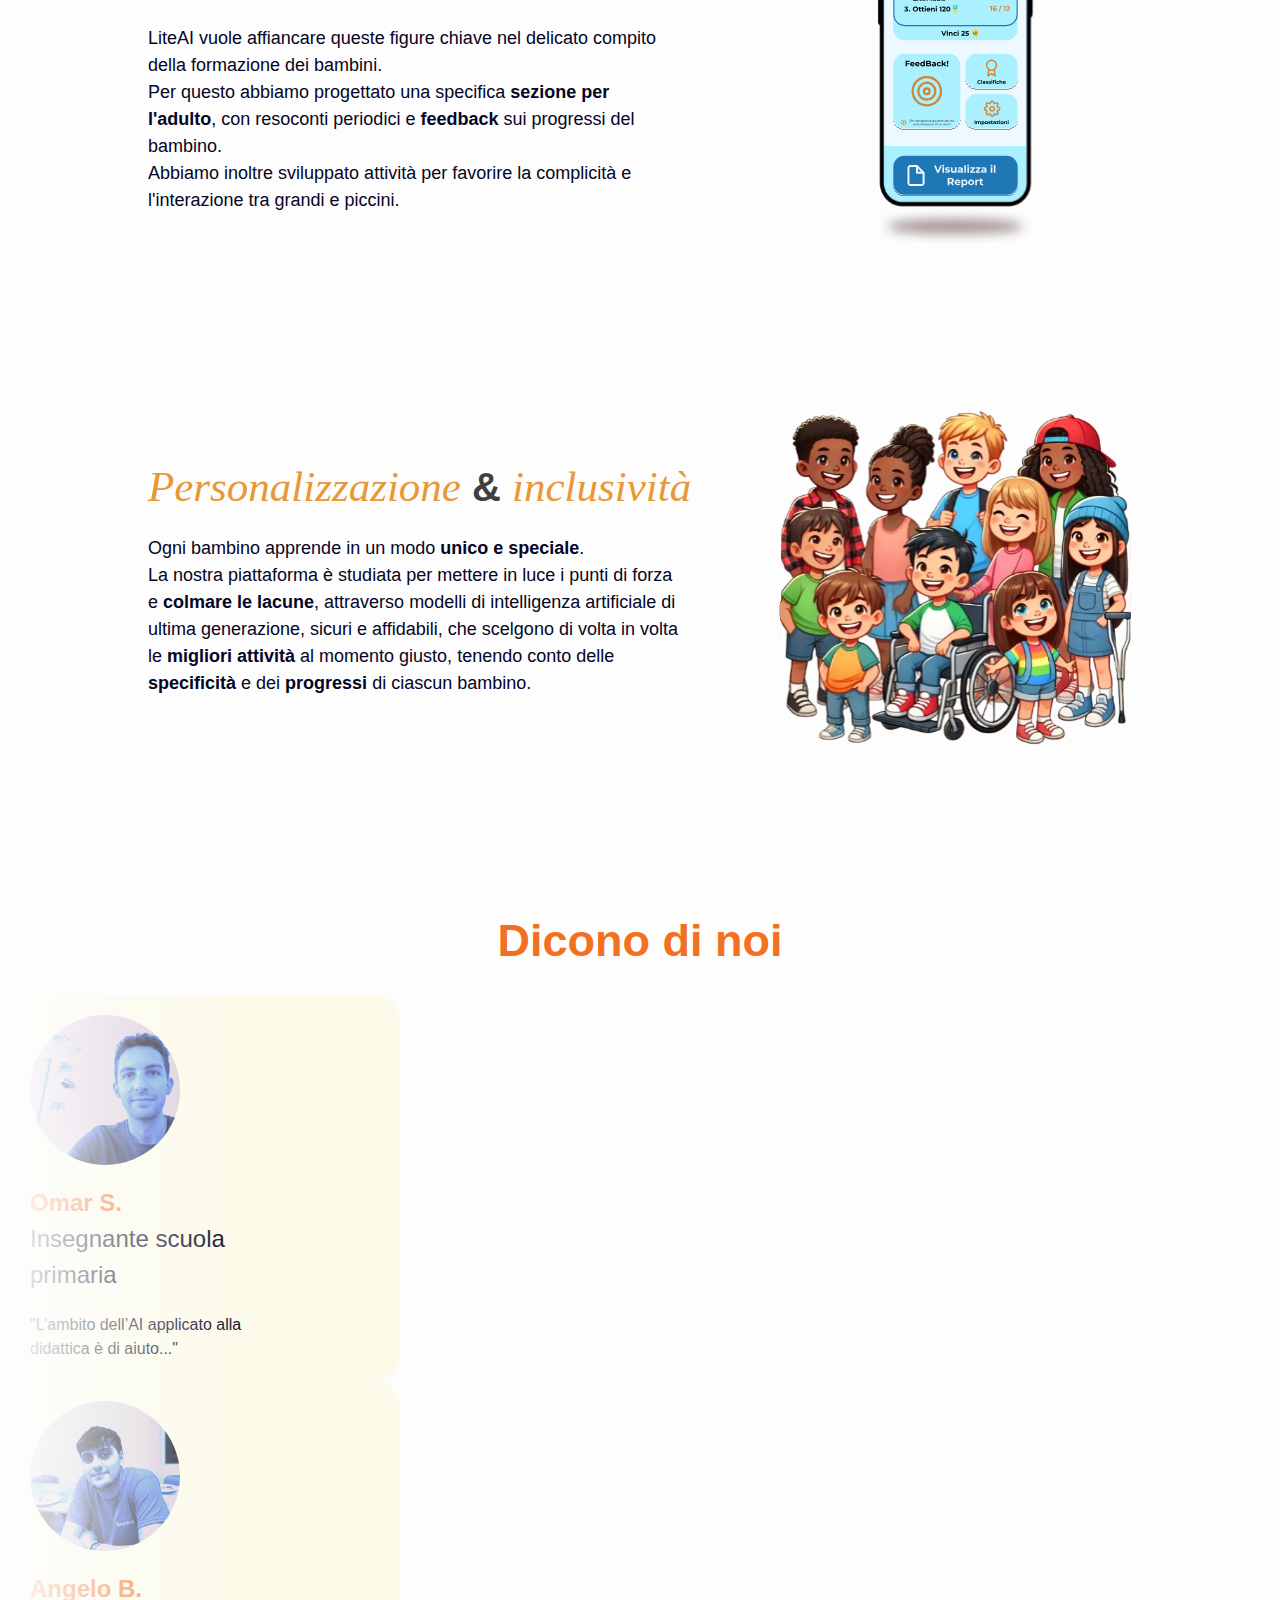
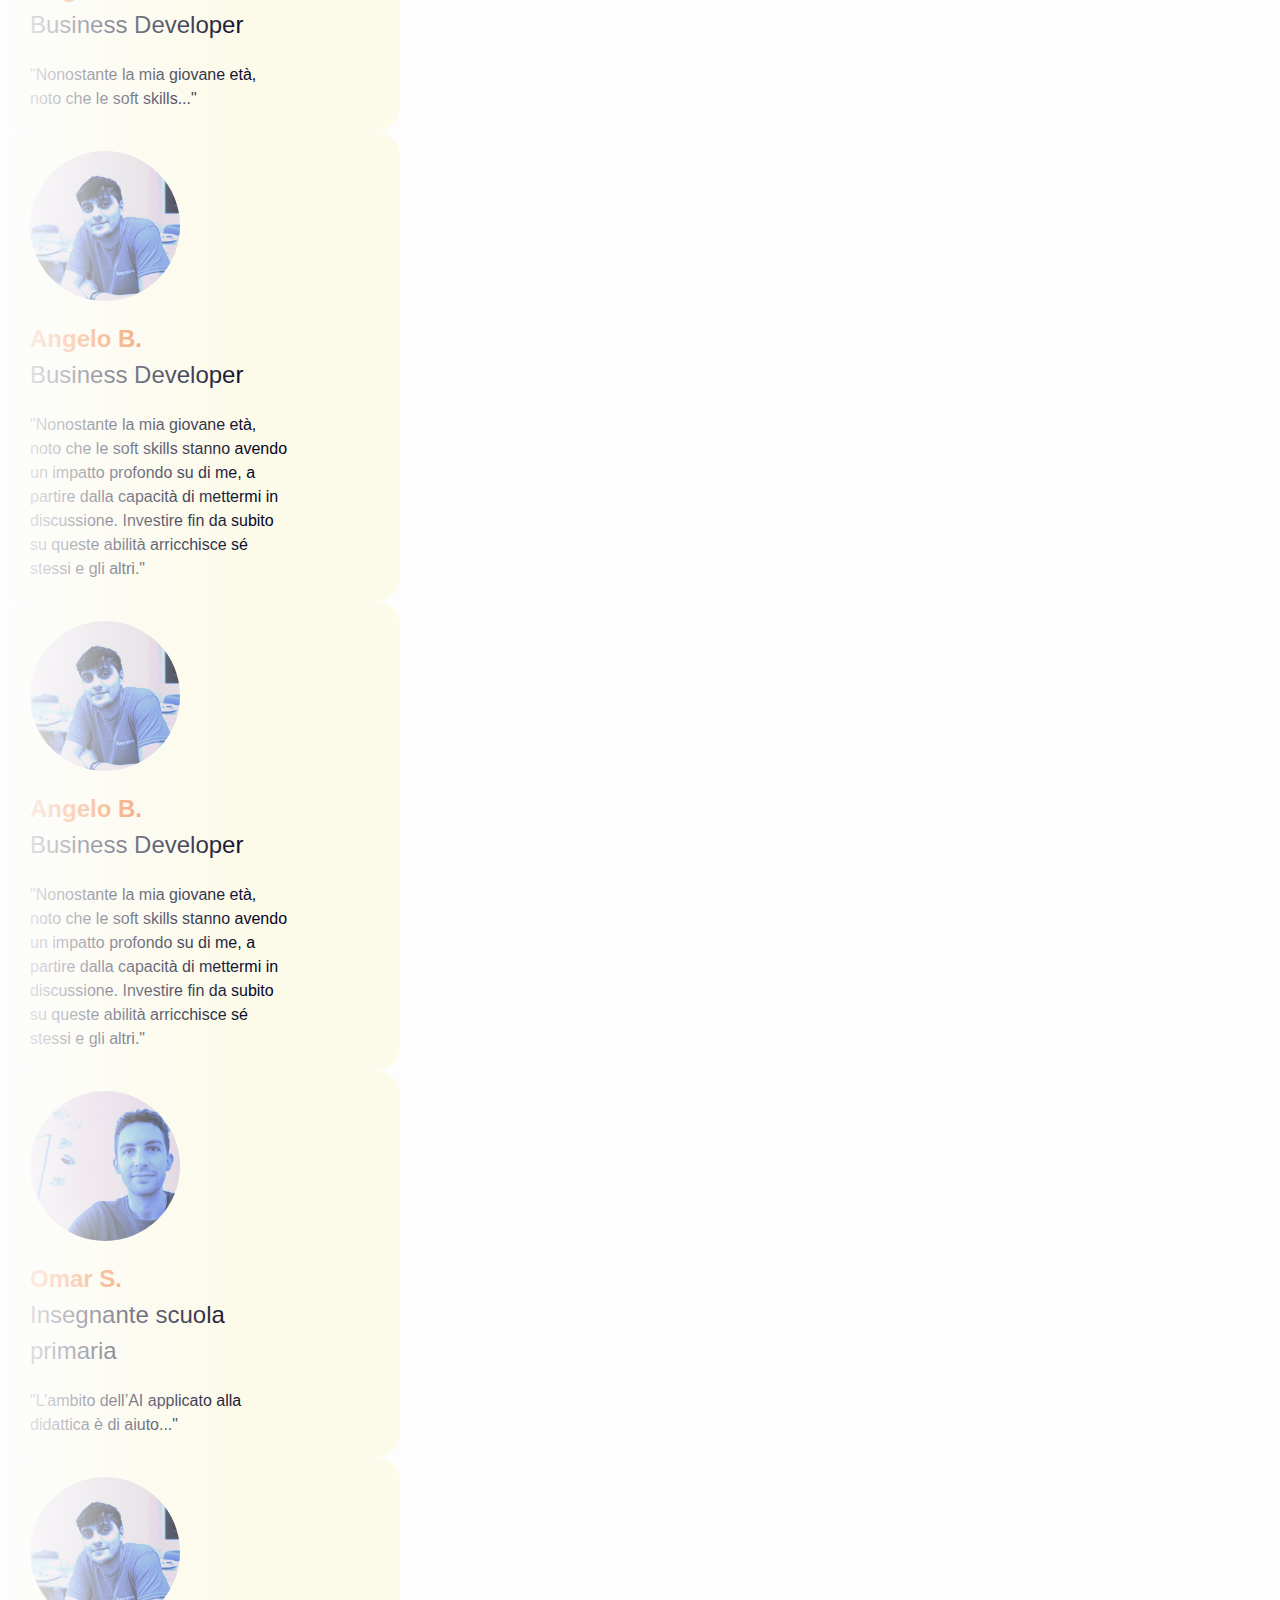
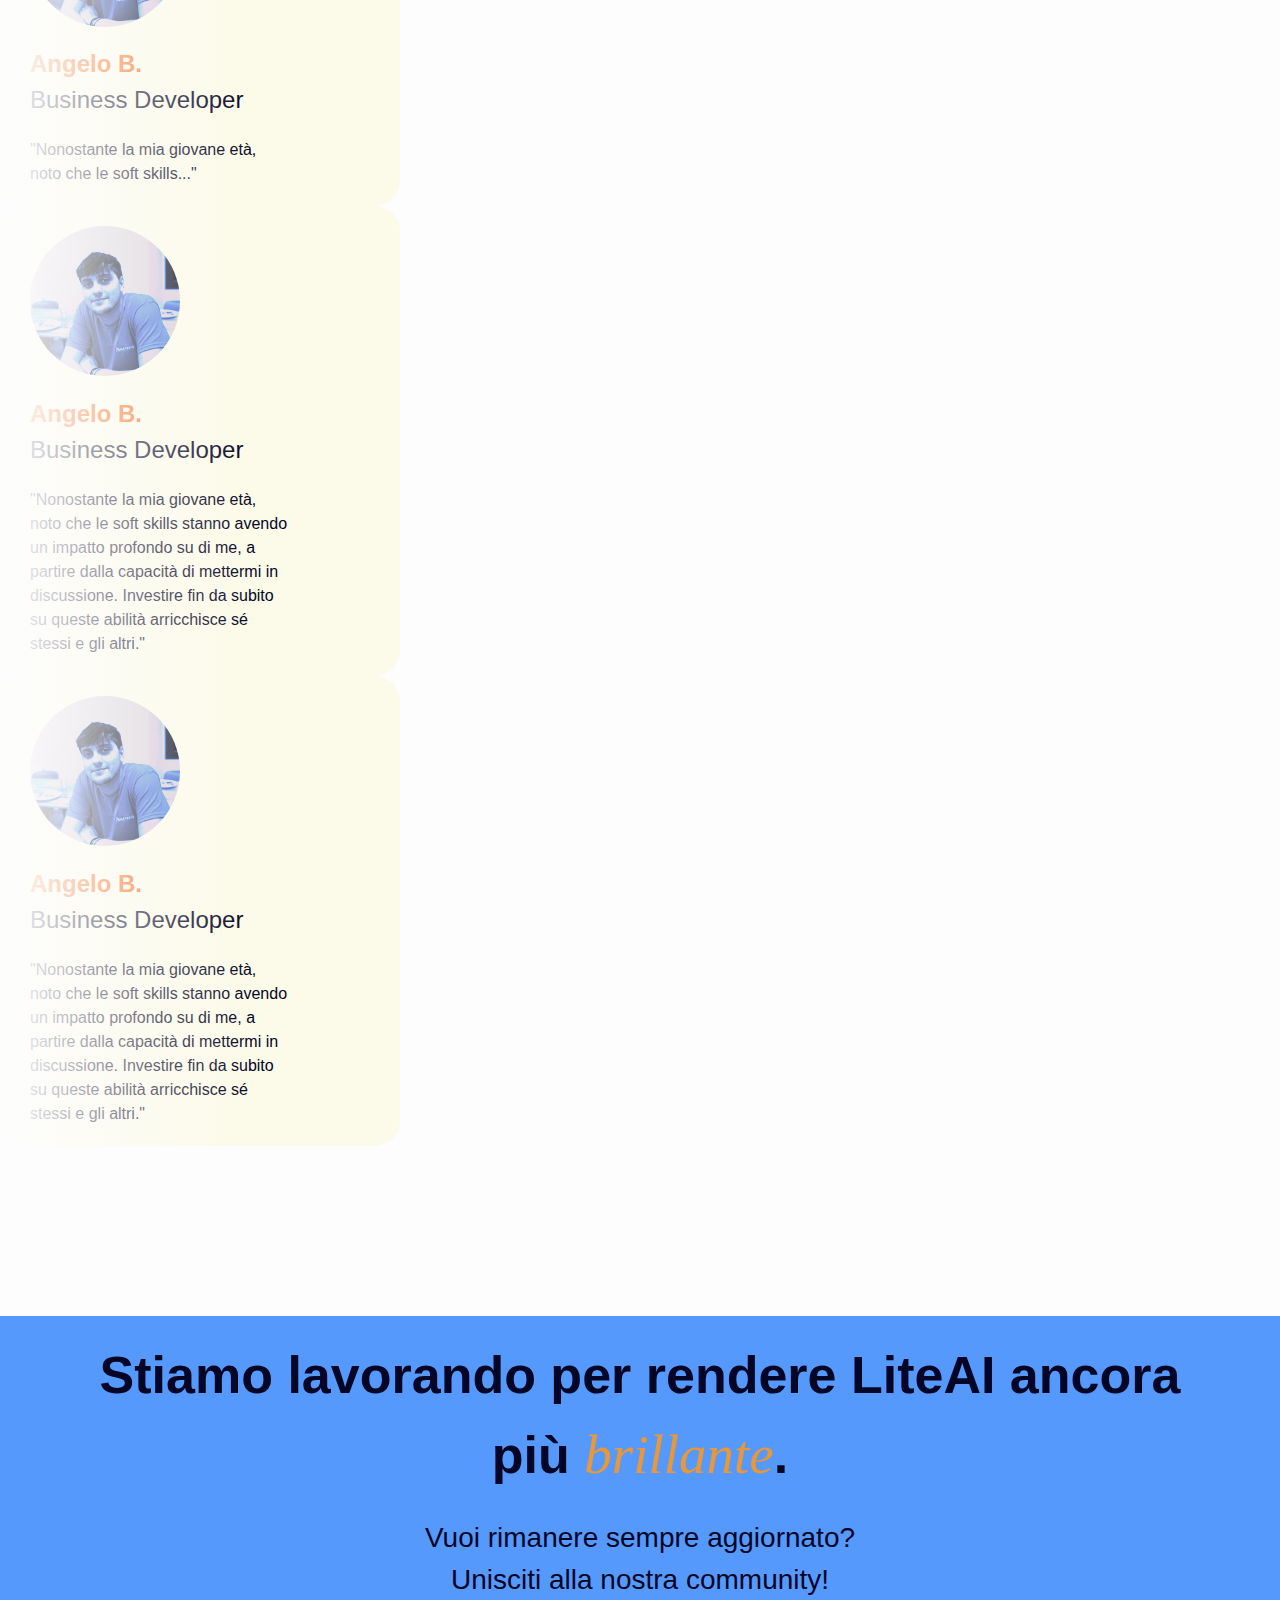
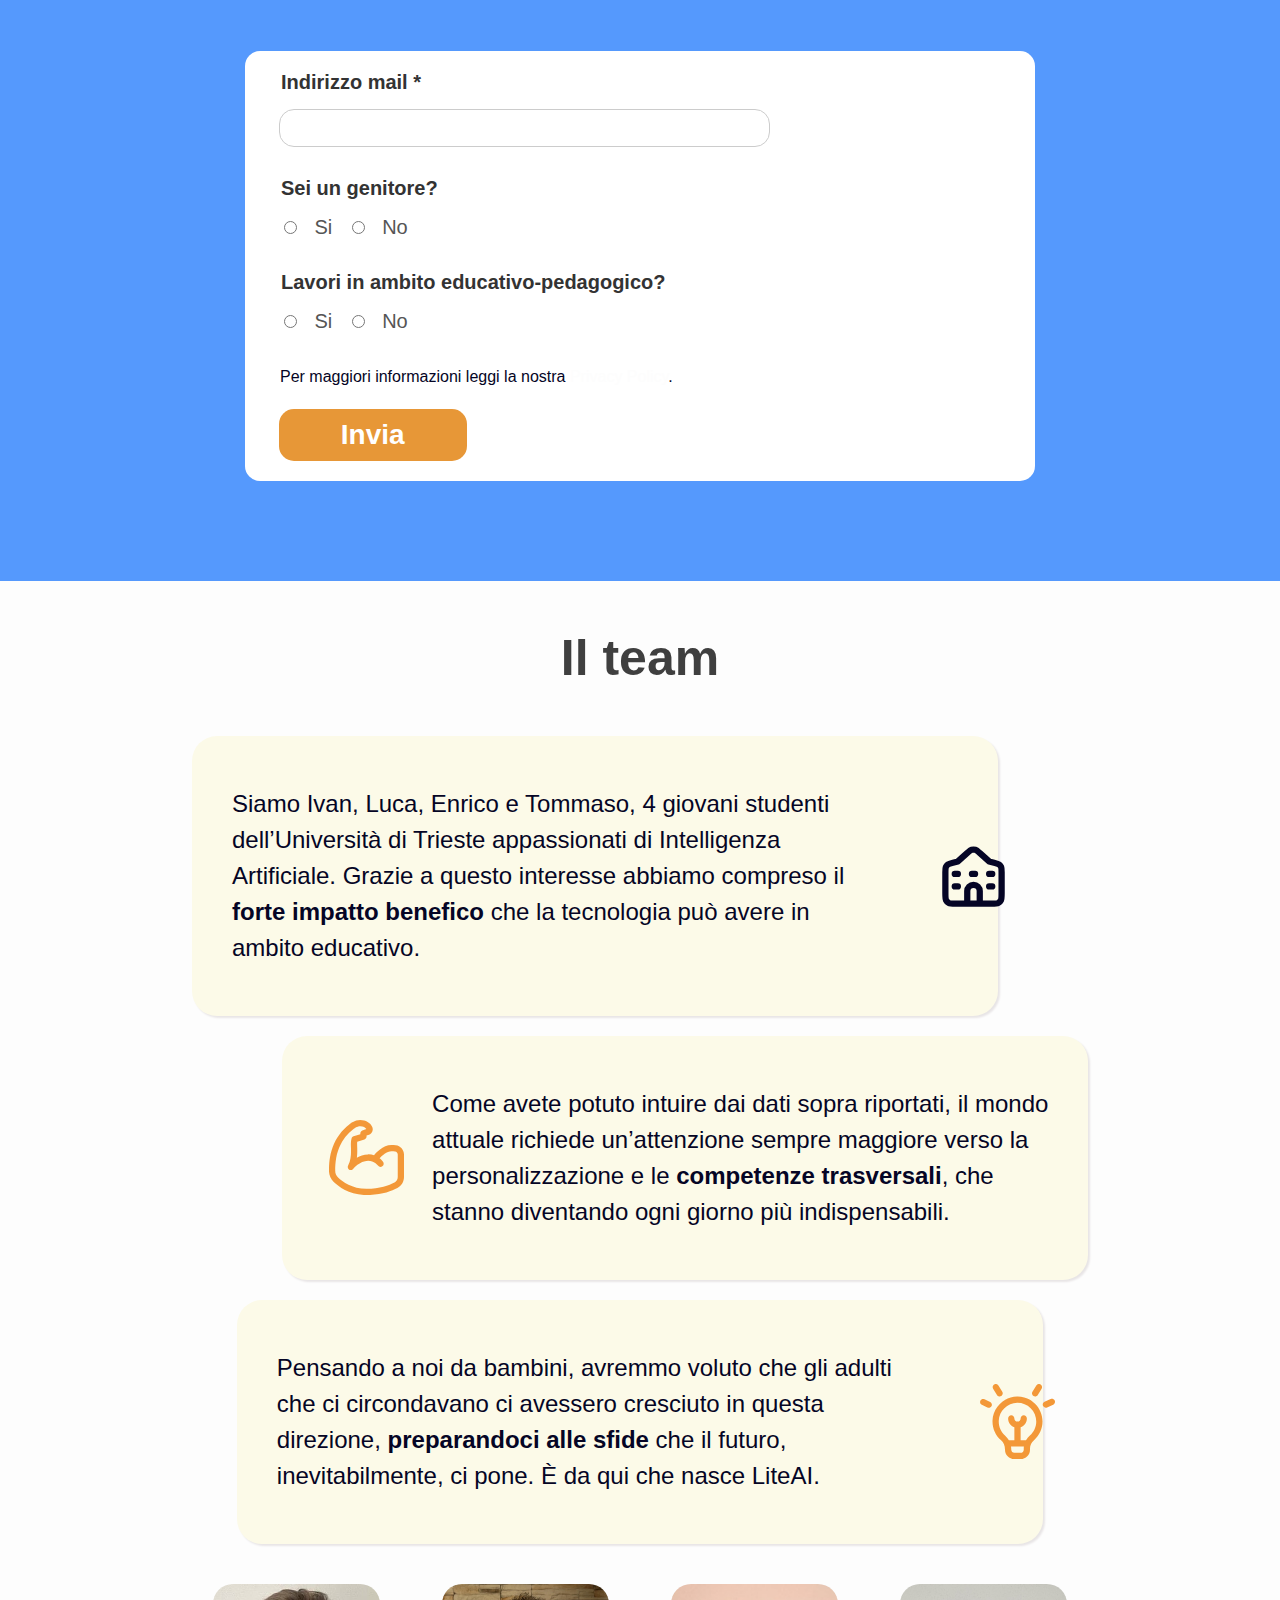
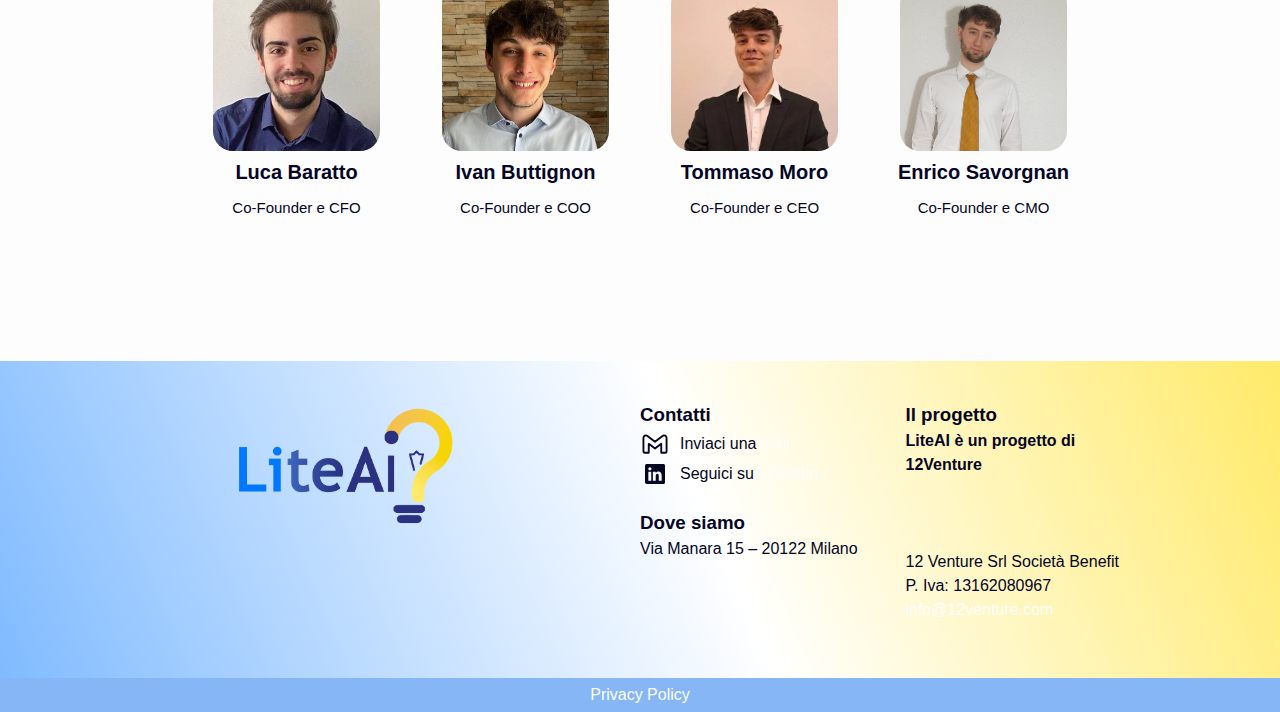
<file: index2.html>
<!DOCTYPE html>
<html lang="it">
<head>
    <meta charset="UTF-8">
    <title>LiteAI</title>

    <meta name="viewport" content="width=device-width, initial-scale=1">
    <meta name="description"
          content="LiteAI is a new, personalized way to enhance your children's soft skills!">
    <meta name="keywords"
          content="LiteAI, LiteMind, children, education, soft skills, personalized learning">
    <meta name="author" content="LiteAI Team">
    <meta name="viewport" content= "width=device-width, user-scalable=no">

    <link rel="stylesheet" href="css/main.css">
    <link rel="icon"
          href="img/logo.png"
          type="image/x-icon">

    <script src="js/main.js" defer></script>
    <script src="https://ajax.googleapis.com/ajax/libs/jquery/3.7.1/jquery.min.js"></script>
    <script src="https://code.jquery.com/jquery-3.6.0.min.js"></script>

    <!-- Google tag (gtag.js) -->
    <script async src="https://www.googletagmanager.com/gtag/js?id=G-0CQMSQR92L"></script>
    <script>
        window.dataLayer = window.dataLayer || [];
        function gtag(){dataLayer.push(arguments);}
        gtag('js', new Date());

        gtag('config', 'G-0CQMSQR92L');
    </script>

    <script id="Cookiebot" src="https://consent.cookiebot.com/uc.js" data-cbid="5fbfeda1-7ddc-4fbf-89e2-9a11ccfd5c3d" data-blockingmode="auto" type="text/javascript"></script>

</head>


<body>

<!--    NAVBAR      -->
<nav class="nav-container" role="navigation" aria-label="Main navigation">

    <div class="nav-content">

        <div class="logo-column">
            <a href="index.html">
            <img
                    loading="lazy"
                    src="img/logo.png"
                    class="brand-logo"
                    alt="LiteAI company logo"
            />
            </a>
        </div>

        <div class="nav-links-column">
            <div class="nav-links-wrapper">
                <a href="#about" class="nav-link" tabindex="0">Prodotti</a>
                <a href="#contact" class="nav-link" tabindex="1">Contattaci</a>

                <img src="img/icon_language.svg" id="icon-language" alt="Language icon">
                <div class="language-dropdown" id="language-dropdown">
                    <button class="language-option" data-lang="en">English</button>
                    <button class="language-option" data-lang="it" data-selected="true">Italiano
                    </button>
                </div>
            </div>


        </div>
    </div>
</nav>


<!--    HERO        -->
<main class="hero-container">

    <div class="hero-content-wrapper">

        <div class="image-column-hero">
            <img
                    loading="lazy"
                    src="img/mockups.svg"
                    class="hero-image"
                    id="desktop-image"
                    alt="Young talent showcase illustration"
            />
        </div>

        <div class="content-column">

            <div class="content-wrapper">

                <h2 class="heading-secondary">Vogliamo che i nostri piccoli talenti <span class="text-highlight">brillino</span></h2>

                <img
                        loading="lazy"
                        src="img/mockups.svg"
                        class="mobile-hero-image"
                        id="mobile-image"
                        alt="Young talent showcase illustration for mobile view"
                />
                <p class="hero-description">
                    E noi li aiutiamo fornendo un ambiente didattico <span class="text-highlight">stimolante</span> e <span class="text-highlight">personalizzato</span>, dove possano apprendere e crescere in <span class="text-highlight">autonomia</span>.
                </p>

                <!-- Pulsante per inviare i dati -->
                <a href="#about" id="ctaButton" class="cta-button" data-el="button-1" tabindex="0"
                   aria-label="Get more information about our program">
                    Scopri di più
                </a>
            </div>

        </div>

    </div>

</main>


<!--    PRESENTATION    -->
<section class="presentation-container" id="about">
    <h2 class="presentation-title">Chi siamo</h2>
    <p class="presentation-subtitle">
        Sviluppiamo applicazioni per <span style="font-weight: 700">bambine e bambini</span> tra i 6 e i 12 anni, specifiche per l'apprendimento delle <span style="font-weight: 750">competenze trasversali</span>. <br>
        Sfruttiamo l'intelligenza artificiale per ottenere strumenti <span style="font-weight: 700">personalizzati</span> e <span style="font-weight: 700">inclusivi</span>.
    </p>

    <div class="presentation-grid">
        <div class="presentation-card" id="mission">
            <img src="img/mission.svg" alt="Mission icon" class="presentation-image">
            <div class="presentation-content">
                <h3 class="mission-vision-title">Mission</h3>
                <p class="presentation-text">
                    Vogliamo migliorare il futuro dei bambini promuovendo lo sviluppo di soft skills.
                </p>
            </div>
        </div>
        <div class="presentation-card" id="vision">
            <img src="img/vision.svg" alt="Vision icon" class="presentation-image">
            <div class="presentation-content">
                <h3 class="mission-vision-title">Vision</h3>
                <p class="presentation-text">
                    Puntiamo a diventare leader nell'educazione innovativa, coniugando pedagogia e tecnologia.
                </p>
            </div>
        </div>
    </div>

</section>


<!--    VALIDATION  -->
<section class="stats-container" role="region" aria-label="Statistics Section">
    <h2 class="stats-title">Perché LiteAI</h2>

    <div class="stats-grid">
        <div class="stats-row">
            <article class="stat-card">
                <img
                        loading="lazy"
                        src="img/chart_1.svg"
                        class="stat-image"
                        alt="Statistical visualization 1"
                />
                <p class="stat-text">
                    È la percentuale di <span style="font-weight: 700">genitori ed educatori</span>, tra gli oltre 200 da noi intervistati, a favore
                    di <span style="font-weight: bold">attività educative personalizzate</span>. Le attività personalizzate vengono ritenute più stimolanti ed efficaci, migliorando notevolmente l'apprendimento.
                </p>
            </article>

            <article class="stat-card">
                <img
                        loading="lazy"
                        src="img/chart_2.svg"
                        class="stat-image"
                        alt="Statistical visualization 2"
                />
                <p class="stat-text">
                    È il peso dello <span style="font-weight: 700">sviluppo</span> di competenze trasversali nel <span style="font-weight: 700">successo</span> in ambito scolastico e lavorativo, come testimoniato dal LinkedIn Global Talents Report 2023 e dall' Hammill Institute of Disabilities di Austin, Texas.
                </p>
            </article>

            <article class="stat-card">
                <img
                        loading="lazy"
                        src="img/chart_3.svg"
                        class="stat-image"
                        alt="Statistical visualization 3"
                />
                <p class="stat-text">
                    È la percentuale di <span style="font-weight: 700">bambini DSA</span> che manifestano <span style="font-weight: 700">insicurezza e disturbi emotivi</span> in ambito scolastico, secondo uno studio dell'Hammill Institute of Disabilities di Austin, Texas.
                </p>
            </article>
        </div>
    </div>
</section>




<!--    FEATURES    -->
<section class="feature-container">
    <h2 class="feature-title">Cosa offriamo</h2>

    <article class="feature-card">
        <div class="feature-content">
            <div class="feature-text-wrapper">
                <h2 class="feature-card-title">
                    Un modo unico per <span class="text-highlight">imparare</span> & <span class="text-highlight">crescere</span>
                </h2>
                <p class="feature-description">
                    Sappiamo che <span style="font-weight: 700">giocare</span> è il modo più naturale per <span>imparare</span>. <br>
                    La nostra applicazione propone <span style="font-weight: 700">attività ludiche ed educative</span> al contempo: un'avventura tra labirinti, cacce al tesoro e sprint in pista! <br>
                    Ciascuna attività è accuratamente sviluppata in collaborazione con un <span style="font-weight: 700">team di pedagogisti</span> per garantire il massimo apprendimento senza mai annoiarsi.
                </p>
            </div>
            <div class="feature-image-wrapper">
                <img src="img/feature_1.svg" alt="Educational activities illustration"
                     class="feature-image">
            </div>
        </div>
    </article>

    <article class="feature-card">
        <div class="feature-content" id="feature-2">
            <div class="feature-text-wrapper">
                <h2 class="feature-card-title">
                    Al fianco di <span class="text-highlight">genitori</span> & <span
                        class="text-highlight">educatori</span>
                </h2>
                <p class="feature-description">
                    LiteAI vuole affiancare queste figure chiave nel delicato compito della
                    formazione dei bambini. <br>
                    Per questo abbiamo progettato una specifica <span style="font-weight: 700">sezione per l'adulto</span>, con resoconti
                    periodici e <span style="font-weight: 700">feedback</span> sui progressi del bambino. <br>
                    Abbiamo inoltre sviluppato attività per favorire la complicità e l'interazione tra grandi e piccini.
                </p>
            </div>
            <div class="feature-image-wrapper">
                <img src="img/parent.svg" alt="Educators and pedagogists working together"
                     class="feature-image">
            </div>
        </div>
    </article>

    <article class="feature-card">
        <div class="feature-content">
            <div class="feature-text-wrapper">
                <h2 class="feature-card-title">
                    <span class="text-highlight">Personalizzazione</span> & <span
                        class="text-highlight">inclusività</span>
                </h2>
                <p class="feature-description">
                    Ogni bambino apprende in un modo <span style="font-weight: 700">unico e speciale</span>. <br>
                    La nostra piattaforma è studiata per mettere in luce i punti di forza e <span style="font-weight: 700">colmare le lacune</span>,
                    attraverso modelli di intelligenza artificiale di ultima generazione, sicuri e affidabili, che scelgono di volta in volta le <span style="font-weight: 700">migliori attività</span> al momento giusto, tenendo conto delle
                    <span style="font-weight: 700">specificità</span> e dei <span style="font-weight: 700">progressi</span> di ciascun bambino.
                </p>
            </div>
            <div class="feature-image-wrapper">
                <img src="img/personalizzazione1.svg" alt="Personalized learning illustration"
                     class="feature-image">
            </div>
        </div>
    </article>
</section>


<!-- REFERENCES -->
<section class="reference-container" role="region" aria-label="References Section">
    <h2 class="reference-title">Dicono di noi</h2>
    <div class="reference-slider">
        <div class="reference-track">
            <!-- Card originali -->
            <article class="reference-card">
                <img src="img/references/omar_s.jpeg" class="reference-image" alt="Quotation mark" />
                <div class="reference-content">
                    <h2 class="reference-author">Omar S.</h2>
                    <h3 class="reference-author-subtitle">Insegnante scuola primaria</h3>
                    <p class="reference-text">"L’ambito dell’AI applicato alla didattica è di aiuto..."</p>
                </div>
            </article>
            <article class="reference-card">
                <img src="img/references/angelo_b.jpeg" class="reference-image" alt="Quotation mark" />
                <div class="reference-content">
                    <h2 class="reference-author">Angelo B.</h2>
                    <h3 class="reference-author-subtitle">Business Developer</h3>
                    <p class="reference-text">"Nonostante la mia giovane età, noto che le soft skills..."</p>
                </div>
            </article>
            <!-- Altre card -->
            <article class="reference-card">
                <img
                        loading="lazy"
                        src="img/references/angelo_b.jpeg"
                        class="reference-image"
                        alt="Quotation mark"
                />
                <div class="reference-content">
                    <h2 class="reference-author">Angelo B.</h2>
                    <h3 class="reference-author-subtitle">Business Developer</h3>
                    <p class="reference-text">
                        "Nonostante la mia giovane età, noto che le soft skills stanno avendo un impatto profondo su di me, a partire dalla capacità di mettermi in discussione. Investire fin da subito su queste abilità arricchisce sé stessi e gli altri."
                    </p>
                </div>
            </article>
            <article class="reference-card">
                <img
                        loading="lazy"
                        src="img/references/angelo_b.jpeg"
                        class="reference-image"
                        alt="Quotation mark"
                />
                <div class="reference-content">
                    <h2 class="reference-author">Angelo B.</h2>
                    <h3 class="reference-author-subtitle">Business Developer</h3>
                    <p class="reference-text">
                        "Nonostante la mia giovane età, noto che le soft skills stanno avendo un impatto profondo su di me, a partire dalla capacità di mettermi in discussione. Investire fin da subito su queste abilità arricchisce sé stessi e gli altri."
                    </p>
                </div>
            </article>

            <!-- Duplicazione -->
            <article class="reference-card">
                <img src="img/references/omar_s.jpeg" class="reference-image" alt="Quotation mark" />
                <div class="reference-content">
                    <h2 class="reference-author">Omar S.</h2>
                    <h3 class="reference-author-subtitle">Insegnante scuola primaria</h3>
                    <p class="reference-text">"L’ambito dell’AI applicato alla didattica è di aiuto..."</p>
                </div>
            </article>
            <article class="reference-card">
                <img src="img/references/angelo_b.jpeg" class="reference-image" alt="Quotation mark" />
                <div class="reference-content">
                    <h2 class="reference-author">Angelo B.</h2>
                    <h3 class="reference-author-subtitle">Business Developer</h3>
                    <p class="reference-text">"Nonostante la mia giovane età, noto che le soft skills..."</p>
                </div>
            </article>
            <!-- Altre card duplicate -->
            <article class="reference-card">
                <img
                        loading="lazy"
                        src="img/references/angelo_b.jpeg"
                        class="reference-image"
                        alt="Quotation mark"
                />
                <div class="reference-content">
                    <h2 class="reference-author">Angelo B.</h2>
                    <h3 class="reference-author-subtitle">Business Developer</h3>
                    <p class="reference-text">
                        "Nonostante la mia giovane età, noto che le soft skills stanno avendo un impatto profondo su di me, a partire dalla capacità di mettermi in discussione. Investire fin da subito su queste abilità arricchisce sé stessi e gli altri."
                    </p>
                </div>
            </article>
            <article class="reference-card">
                <img
                        loading="lazy"
                        src="img/references/angelo_b.jpeg"
                        class="reference-image"
                        alt="Quotation mark"
                />
                <div class="reference-content">
                    <h2 class="reference-author">Angelo B.</h2>
                    <h3 class="reference-author-subtitle">Business Developer</h3>
                    <p class="reference-text">
                        "Nonostante la mia giovane età, noto che le soft skills stanno avendo un impatto profondo su di me, a partire dalla capacità di mettermi in discussione. Investire fin da subito su queste abilità arricchisce sé stessi e gli altri."
                    </p>
                </div>
            </article>
        </div>
    </div>
</section>





<!--    FORM        -->
<div class="survey-container" role="main" id="contact">

    <header class="survey-header">
        <h1 class="header-text">
            Stiamo lavorando per rendere LiteAI ancora più
            <span class="text-highlight">brillante</span>.
        </h1>

        <h3 class="survey-description">
            Vuoi rimanere sempre aggiornato? <br>
            Unisciti alla nostra community!
        </h3>
    </header>


    <div class="form-container">
        <!--         send file to php/prova_db-->
        <form class="survey-form" id="survey-form" method="post">
            <div class="form-group">
                <fieldset>
                    <legend class="form-label" id="email-label">Indirizzo mail *</legend>
                    <input type="email" id="email" name="email" class="email-input" aria-label="Indirizzo mail facoltativo">
                </fieldset>

                <fieldset>
                    <legend class="form-label">Sei un genitore?</legend>
                    <input type="radio" class="parent" id="parent-yes" name="is_parent" value="yes">
                    <label for="parent-yes" class="radio-label">Si</label>
                    <input type="radio" id="parent-no" name="is_parent" value="no" class="radio-spacing parent">
                    <label for="parent-no" class="radio-label">No</label>
                </fieldset>

                <fieldset>
                    <legend class="form-label">Lavori in ambito educativo-pedagogico?</legend>
                    <input type="radio" class="educator" id="educator-yes" name="is_educator" value="yes">
                    <label for="educator-yes" class="radio-label">Si</label>
                    <input type="radio" id="educator-no" name="is_educator" value="no" class="radio-spacing educator">
                    <label for="educator-no" class="radio-label">No</label>
                </fieldset>

                <p style="padding-left: 15px">
                    Per maggiori informazioni leggi la nostra <a href="privacy-policy.html">Privacy Policy</a>.
                </p>
            </div>

            <!-- Bottone che invia i dati tramite AJAX -->
            <button type="submit" class="submit-button" id="submitBtn" aria-label="Submit your answers to the survey">
                Invia
            </button>

            <div id="message" style="display:none; color: green; font-weight: bold; padding-left: 18px"> Form inviato. Grazie! </div>
        </form>
    </div>

</div>




<!--    TEAM        -->
<section class="team-container" role="region" aria-label="Team Section">
    <h2 class="team-title">Il team</h2>

    <div class="team-grid">
        <div class="team-text-background" id="box-1">
            <div class="team-text" >
                <p class="team-text-content">
                    Siamo Ivan, Luca, Enrico e Tommaso, 4 giovani studenti dell’Università di Trieste appassionati di Intelligenza Artificiale. Grazie a questo interesse abbiamo compreso il <span style="font-weight: bold">forte impatto benefico</span> che la tecnologia può avere in ambito educativo.
                </p>
                <img
                        src="img/icon/school.svg"
                        alt="Team members"
                        class="team-text-image"
                />
            </div>
        </div>

        <div class="team-text-background" id="box-2">
            <div class="team-text" id="team-2">
                <img
                        src="img/icon/muscle.svg"
                        alt="Team members"
                        class="team-text-image"
                        id="image-reversed"
                />
                <p class="team-text-content" id="team-text-2">
                    Come avete potuto intuire dai dati sopra riportati, il mondo attuale richiede un’attenzione sempre maggiore verso la <span>personalizzazione</span> e le <span style="font-weight: bold">competenze trasversali</span>, che stanno diventando ogni giorno più indispensabili.
                </p>
            </div>
        </div>

        <div class="team-text-background" id="box-3">
            <div class="team-text">
                <p class="team-text-content" id="team-3">
                    Pensando a noi da bambini, avremmo voluto che gli adulti che ci circondavano ci avessero cresciuto in questa direzione, <span style="font-weight: bold">preparandoci alle sfide</span> che il futuro, inevitabilmente, ci pone. È da qui che nasce LiteAI.
                </p>
                <img
                        src="img/icon/idea.svg"
                        alt="Team members"
                        class="team-text-image"
                />
            </div>
        </div>

        <div class="team-images">
            <div class="team-member" id="team-member-1">
                <img src="img/team/luca.jpg" alt="Team member 1" class="team-member-image">
                <h3 class="team-member-name">Luca Baratto</h3>
                <p class="team-member-role">Co-Founder e CFO <br>

                </p>
            </div>
            <div class="team-member" id="team-member-2">
                <img src="img/team/ivan.jpg" alt="Team member 1" class="team-member-image">
                <h3 class="team-member-name">Ivan Buttignon</h3>
                <p class="team-member-role">Co-Founder e COO</p>
            </div>
            <div class="team-member" id="team-member-3">
                <img src="img/team/tommaso_moro.jpeg" alt="Team member 1" class="team-member-image">
                <h3 class="team-member-name">Tommaso Moro</h3>
                <p class="team-member-role">Co-Founder e CEO</p>
            </div>
            <div class="team-member" id="team-member-4">
                <img src="img/team/enrico.jpg" alt="Team member 1" class="team-member-image">
                <h3 class="team-member-name">Enrico Savorgnan </h3>
                <p class="team-member-role">Co-Founder e CMO</p>
            </div>
        </div>
    </div>
</section>




<!--    FOOTER      -->
<footer class="footer" role="contentinfo">
    <div class="footer-container">

        <div class="footer-column" id="footer-column-1">
            <div class="footer-image-container">
                <img
                        loading="lazy"
                        src="img/logo.png"
                        class="footer-logo"
                        alt="Social media presence illustration"
                />
            </div>
        </div>


        <div class="footer-column" id="footer-column-2">
            <h3 class="footer-title">Contatti</h3>
                <div class="footer-text-div">
                    <img
                            src="img/mail.svg"
                            class="social-icon"
                            alt="Gmail logo"
                    />
                    <p class="footer-text"> Inviaci una
                        <a href="mailto:theliteai@gmail.com">mail</a>
                    </p>
                </div>
                <div class="footer-text-div">
                    <img
                            src="img/linkedin.svg"
                            class="social-icon"
                            alt="LinkedIn logo"
                    />
                    <p class="footer-text">Seguici su
                        <a href="https://www.linkedin.com/company/liteai" class="social-link">LinkedIn</a>
                    </p>
                </div>

            <h3 class="footer-title" style="margin-top: 20px">Dove siamo</h3>
            <p class="footer-text" id="footer-text-place"> Via Manara 15 – 20122 Milano</p>

        </div>


        <div class="footer-column" id="footer-column-3">
            <h3 class="footer-title">Il progetto</h3>
            <p class="footer-text" style="font-weight: bold">LiteAI è un progetto di 12Venture</p>
            <img
                    loading="lazy"
                    src="img/12v_logo.png"
                    class="social-image"
                    id="12v-logo"
                    alt="12venture logo"
            />
            <p>
                12 Venture Srl Società Benefit <br>
                P. Iva: 13162080967 <br>
                <a href="mailto:info@12venture.com" id="a-12v-mail">info@12venture.com</a>
            </p>
        </div>

    </div>
</footer>
<div class="privacy-container">
    <p class="privacy-tag"><a href="privacy-policy.html" class="a">Privacy Policy</a></p>
</div>

</body>
</html>
</file>
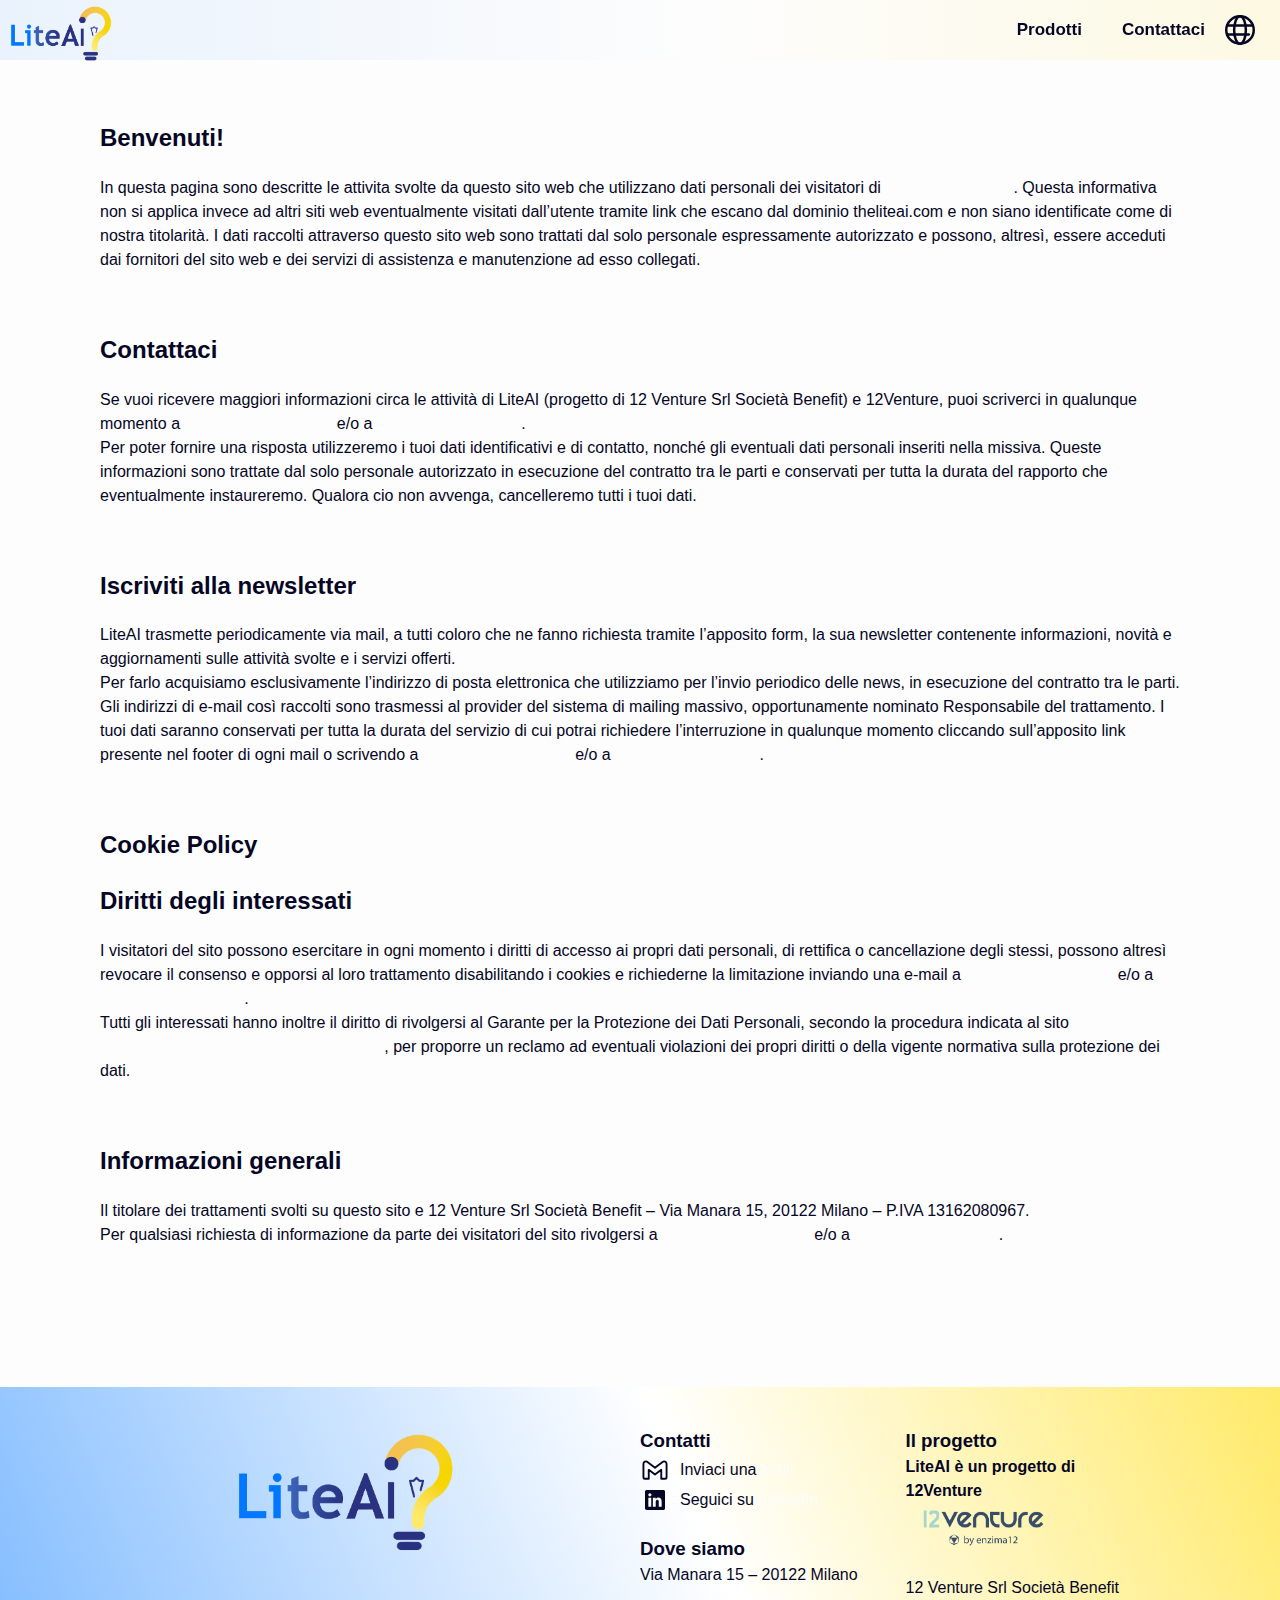
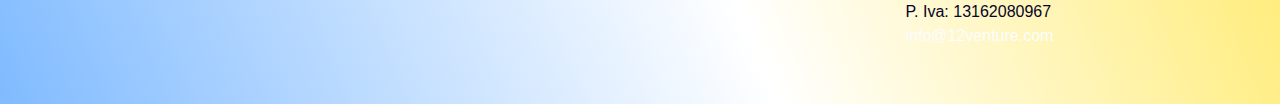
<file: privacy-policy.html>
<!DOCTYPE html>
<html lang="en">
<head>
    <meta charset="UTF-8">
    <title>LiteAI</title>

    <meta name="viewport" content="width=device-width, initial-scale=1">
    <meta name="description"
          content="LiteAI is a new, personalized way to enhance your children's soft skills!">
    <meta name="keywords"
          content="LiteAI, LiteMind, children, education, soft skills, personalized learning">
    <meta name="author" content="LiteAI Team">

    <link rel="stylesheet" href="css/main.css">
    <link rel="icon"
          href="img/logo.png"
          type="image/x-icon">

    <script src="js/main.js" defer></script>
    <script src="https://ajax.googleapis.com/ajax/libs/jquery/3.7.1/jquery.min.js"></script>
    <script src="https://code.jquery.com/jquery-3.6.0.min.js"></script>

    <!-- Google tag (gtag.js) -->
    <script async src="https://www.googletagmanager.com/gtag/js?id=G-0CQMSQR92L"></script>
    <script>
        window.dataLayer = window.dataLayer || [];
        function gtag(){dataLayer.push(arguments);}
        gtag('js', new Date());

        gtag('config', 'G-0CQMSQR92L');
    </script>

    <script id="Cookiebot" src="https://consent.cookiebot.com/uc.js" data-cbid="5fbfeda1-7ddc-4fbf-89e2-9a11ccfd5c3d" data-blockingmode="auto" type="text/javascript"></script>

</head>
<body>


<nav class="nav-container" role="navigation" aria-label="Main navigation">

    <div class="nav-content">

        <div class="logo-column">
            <a href="index.html">
                <img
                        loading="lazy"
                        src="img/logo.png"
                        class="brand-logo"
                        alt="LiteAI company logo"
                />
            </a>
        </div>

        <div class="nav-links-column">
            <div class="nav-links-wrapper">
                <a href="#about" class="nav-link" tabindex="0">Prodotti</a>
                <a href="#contact" class="nav-link" tabindex="1">Contattaci</a>

                <img src="img/icon_language.svg" id="icon-language" alt="Language icon">
                <div class="language-dropdown" id="language-dropdown">
                    <button class="language-option" data-lang="en">English</button>
                    <button class="language-option" data-lang="it" data-selected="true">Italiano
                    </button>
                </div>
            </div>


        </div>
    </div>
</nav>


<div class="page-privacy-container">
    <h2>Benvenuti!</h2>
    <p>In questa pagina sono descritte le attivita svolte da questo sito web che utilizzano dati personali dei visitatori di <a href="https://www.theliteai.com">www.theliteai.com</a>.
    Questa informativa non si applica invece ad altri siti web eventualmente visitati dall’utente tramite link che escano dal dominio theliteai.com e non siano identificate come di nostra titolarità.
    I dati raccolti attraverso questo sito web sono trattati dal solo personale espressamente autorizzato e possono, altresì, essere acceduti dai fornitori del sito web e dei servizi di assistenza e manutenzione ad esso collegati.
    </p>
    <br>

    <h2>Contattaci</h2>
    <p>Se vuoi ricevere maggiori informazioni circa le attività di LiteAI (progetto di 12 Venture Srl
    Società Benefit) e 12Venture, puoi scriverci in qualunque momento a <a href="mailto:info@12venture.com">info@12venture.com</a> e/o a <a href="mailto:theliteai@gmail.com">theliteai@gmail.com</a>. <br>
    Per poter fornire una risposta utilizzeremo i tuoi dati identificativi e di contatto, nonché gli eventuali dati personali inseriti nella missiva.
    Queste informazioni sono trattate dal solo personale autorizzato in esecuzione del contratto tra le parti e conservati per tutta la durata del rapporto che eventualmente instaureremo. Qualora cio non avvenga, cancelleremo tutti i tuoi dati.
    </p>
    <br>

    <h2>Iscriviti alla newsletter</h2>
    <p>LiteAI trasmette periodicamente via mail, a tutti coloro che ne fanno richiesta tramite l’apposito form, la sua newsletter contenente informazioni, novità e aggiornamenti sulle attività svolte e i servizi offerti. <br>
    Per farlo acquisiamo esclusivamente l’indirizzo di posta elettronica che utilizziamo per l’invio periodico delle news, in esecuzione del contratto tra le parti. Gli indirizzi di e-mail così raccolti sono trasmessi al provider del sistema di mailing massivo, opportunamente nominato Responsabile del trattamento.
    I tuoi dati saranno conservati per tutta la durata del servizio di cui potrai richiedere l’interruzione in qualunque momento cliccando sull’apposito link presente nel footer di ogni mail o scrivendo a  <a href="mailto:info@12venture.com">info@12venture.com</a> e/o a <a href="mailto:theliteai@gmail.com">theliteai@gmail.com</a>.
    </p>
    <br>

    <h2>Cookie Policy</h2>


    <h2>Diritti degli interessati</h2>
    <p>I visitatori del sito possono esercitare in ogni momento i diritti di accesso ai propri dati personali, di rettifica o cancellazione degli stessi, possono altresì revocare il consenso e opporsi al loro trattamento disabilitando i cookies e richiederne la limitazione inviando una e-mail a <a href="mailto:info@12venture.com">info@12venture.com</a> e/o a <a href="mailto:theliteai@gmail.com">theliteai@gmail.com</a>. <br>
    Tutti gli interessati hanno inoltre il diritto di rivolgersi al Garante per la Protezione dei Dati Personali, secondo la procedura indicata al sito <a href="https://www.garanteprivacy.it/i-miei-diritti">https://www.garanteprivacy.it/i-miei-diritti</a>, per proporre un reclamo ad eventuali violazioni dei propri diritti o della vigente normativa sulla protezione dei dati.
    </p>
    <br>

    <h2>Informazioni generali</h2>
    <p>Il titolare dei trattamenti svolti su questo sito e 12 Venture Srl Società Benefit – Via Manara 15, 20122 Milano – P.IVA 13162080967. <br>
    Per qualsiasi richiesta di informazione da parte dei visitatori del sito rivolgersi a <a href="mailto:info@12venture.com">info@12venture.com</a> e/o a <a href="mailto:theliteai@gmail.com">theliteai@gmail.com</a>.
    </p>
    <br>
</div>

<!--    FOOTER      -->
<!--    FOOTER      -->
<footer class="footer" role="contentinfo">
    <div class="footer-container">

        <div class="footer-column" id="footer-column-1">
            <div class="footer-image-container">
                <img
                        loading="lazy"
                        src="img/logo.png"
                        class="footer-logo"
                        alt="Social media presence illustration"
                />
            </div>
        </div>


        <div class="footer-column" id="footer-column-2">
            <h3 class="footer-title">Contatti</h3>
            <div class="footer-text-div">
                <img
                        src="img/mail.svg"
                        class="social-icon"
                        alt="Gmail logo"
                />
                <p class="footer-text"> Inviaci una
                    <a href="mailto:theliteai@gmail.com">mail</a>
                </p>
            </div>
            <div class="footer-text-div">
                <img
                        src="img/linkedin.svg"
                        class="social-icon"
                        alt="LinkedIn logo"
                />
                <p class="footer-text">Seguici su
                    <a href="https://www.linkedin.com/company/liteai" class="social-link">LinkedIn</a>
                </p>
            </div>

            <h3 class="footer-title" style="margin-top: 20px">Dove siamo</h3>
            <p class="footer-text" id="footer-text-place"> Via Manara 15 – 20122 Milano</p>

        </div>


        <div class="footer-column" id="footer-column-3">
            <h3 class="footer-title">Il progetto</h3>
            <p class="footer-text" style="font-weight: bold">LiteAI è un progetto di 12Venture</p>
            <img
                    loading="lazy"
                    src="img/12v_logo.png"
                    class="social-image"
                    id="12v-logo"
                    alt="12venture logo"
            />
            <p>
                12 Venture Srl Società Benefit <br>
                P. Iva: 13162080967 <br>
                <a href="mailto:info@12venture.com" id="a-12v-mail">info@12venture.com</a>
            </p>
        </div>

    </div>
</footer>

</body>
</html>
</file>
<file: css/main.css>
/*
Stile che cercherò di seguire:
    - Posizione e display
    - Dimensioni
    - Spaziature, margini e padding, bordi
    - Colori
    - Font
    - Eventuali
    - Altro
*/


/* --------------------------------------------------------------------------------- */
/*   DIMENSIONI NORMALI   */
html {
    margin: 0;
    padding: 0;

    max-width: 100%;

    background-color: #fdfdfd;

    font-family: Montserrat, sans-serif;
    line-height: 1.5;
    color: #050525;

    scroll-behavior: smooth;
}

body {
    margin: 0;
    padding: 0;
}


/* **************************************** */
/* Navbar */
.nav-container {
    position: fixed;
    display: flex;
    top: 0;

    z-index: 5;

    flex-grow: 0;
    flex-direction: column;

    height: 60px;
    width: 100%;

    /*padding-top: 10px;*/
    margin: auto;
    /*border-bottom: 1px solid #fafafa;*/

    /*background: linear-gradient(144deg, rgba(250,250,255,0.4) 19%, rgba(53,120,255,0.4) 100%);*/
    background: linear-gradient(90deg, rgba(159, 202, 253, 0.2) 0%, rgba(253, 253, 253, 0.2) 55%, rgba(253, 234, 121, 0.2) 100%);

    /* The following line is for activating blur in Safari */
    -webkit-backdrop-filter: blur(5px);
    backdrop-filter: blur(7px);

    font: 600 20px Montserrat, sans-serif;

    /*box-shadow: 0 2px 2px lightblue;*/
}


.nav-content {
    display: flex;
    height: 100%;
}


.logo-column {
    display: flex;
    flex-direction: column;

    margin-left: 0;

    width: 50%;
    height: 100%;
    line-height: normal;
}


.brand-logo {
    object-fit: contain;
    object-position: center;


    overflow: hidden;

    margin: auto 0;
    padding: 0;

    aspect-ratio: 1.73;
    height: 90%;
    width: auto;
    min-width: 20px;
    max-width: 124px;

    border-radius: 15px;
}


.nav-links-column {
    display: flex;
    /*flex-direction: column;*/
    justify-content: right;

    line-height: normal;
    width: 50%;

    margin-left: 20px;
}


.nav-links-wrapper {
    display: flex;
    justify-content: flex-end;
    margin: auto 0;

    padding-right: 25px;

    width: 40%;
    height: auto;

    font-size: 17px;
}


.nav-link {
    position: relative;
    align-self: center;

    margin: auto 0;
    padding: 10px 20px;

    height: 100%;
    width: auto;

    color: #050525;
    text-decoration: none;

}

/*If I go with the cursor over an element of the navbar, a border-bottom will appear*/
.nav-link:hover {
    border-bottom: 2px solid #fafaff;
}


#icon-language {
    position: relative;
    align-self: center;

    margin: 0 auto 0;

    height: 30px;
    width: auto;

    color: #050525;
    text-decoration: none;
}



.language-dropdown {
    position: fixed;
    top: 45px; /* Adjust based on your layout */
    right: 25px; /* Align to the icon */
    background-color: #ffffff;
    border: 1px solid #ccc;
    box-shadow: 0 2px 5px rgba(0, 0, 0, 0.2);
    border-radius: 5px;
    z-index: 1000;
    display: flex;
    flex-direction: column;
    padding: 10px;
}


.language-option {
    background: none;
    border: none;
    padding: 8px 15px;
    cursor: pointer;
    font-size: 16px;
    text-align: left;
    width: 100%;
}


.language-option:hover {
    background-color: #f5f5f5;
}


/* Language Dropdown Styles */
/* Dropdown Styles */
#icon-language {
    cursor: pointer; /* Pointer cursor when hovering */
}

.language-dropdown {
    position: absolute;
    right: 25px; /* Align with the icon */
    top: 60px; /* Position below the icon */
    background-color: #ffffff;
    border: 1px solid #dcdcdc;
    border-radius: 8px;
    box-shadow: 0 4px 6px rgba(0, 0, 0, 0.1);
    padding: 10px;
    z-index: 1000;
    display: none; /* Initially hidden */
}

.language-dropdown.show {
    display: block; /* Show the dropdown when active */
}

.language-option {
    display: block;
    width: 100%;
    padding: 8px 12px;
    text-align: left;
    border: none;
    border-radius: 10px;
    background-color: transparent;
    font-size: 16px;
    cursor: pointer;
    color: #333;
    transition: background-color 0.3s ease;
}

.language-option:hover {
    background-color: #f5f5f5; /* Light gray background on hover */
}

.language-option[data-selected="true"] {
    background-color: #eaeaea; /* Slightly darker background for selected option */
    font-weight: bold;
}




.visually-hidden {
    position: absolute;
    width: 1px;
    height: 1px;
    padding: 0;
    margin: -1px;
    overflow: hidden;
    clip: rect(0, 0, 0, 0);
    border: 0;
}


/* **************************************** */
/* Hero */
.hero-container {
    position: relative;
    display: flex;

    margin: 0 auto;
    padding: 180px 0 180px 0;

    box-shadow: 0 5px 5px lightblue;
    background: rgb(250,250,255);
    /*background: linear-gradient(144deg, rgba(250,250,255,1) 19%, rgba(53,120,255,1) 100%);*/
    background: linear-gradient(67deg, #80BBFF 0%, #FFFFFF 55%, #FFEA69 100%);
;

}

.hero-content-wrapper {
    display: flex;

    gap: 20px;

    padding: 0 80px;
}


.image-column-hero {
    display: flex;
    flex-direction: column;

    width: 50%;

    line-height: normal;
}


.hero-image {
    overflow: hidden;

    margin: auto;

    width: 130%;
    min-width: 20px;
    height: auto;
    min-height: 20px;

    border-radius: 20px;
}


.content-column {
    display: flex;
    flex-direction: column;

    margin-left: 20px;
}


.content-wrapper {
    display: flex;
    flex-direction: column;
    position: relative;
    margin: auto;
    max-width: 80%;
}


.heading-primary {
    position: relative;
    height: auto;
    color: #F2701F;
    text-align: center;
    margin: 0 auto -15px;
    font: italic 105px Palatino, serif;

    text-shadow: 2px 2px 4px rgba(246, 221, 189, 1);

}


.heading-secondary {
    position: relative;
    height: auto;
    color: rgba(5, 5, 37, 1);
    text-align: center;
    margin: 0 auto;
    font: 700 70px Montserrat, sans-serif;
    line-height: 1.2;
}


#heading-secondary-up {
    line-height: 0.5;
}


.mobile-hero-image {
    aspect-ratio: 1.42;
    object-fit: cover;
    object-position: center;
    width: 120%;
    margin-top: 20px;
    min-height: 20px;
    min-width: 20px;
    overflow: hidden;
    display: none;
}


.hero-description {
    position: relative;
    margin-top: 20px;
    height: auto;
    width: 90%;
    align-self: center;
    text-align: center;
    font: 30px Montserrat, sans-serif;
}


.cta-button {
    all: unset;
    display: flex;
    flex-direction: column;
    position: relative;
    appearance: none;
    background-color: #e99837;
    color: white;
    border-radius: 25px;
    text-align: center;
    cursor: pointer;
    width: 60%;
    margin: 20px auto 0;
    padding: 15px 25px;
    font: 700 30px Montserrat, sans-serif;

    box-shadow: 0 3px 3px #fdf7cf;
}


.text-highlight {
    font-family: DM Serif Display, serif;
    color: #e99837;
    font-style: italic;
    font-weight: normal;
    font-size: calc(1em + 3px);
}


.visually-hidden {
    position: absolute;
    width: 1px;
    height: 1px;
    padding: 0;
    margin: -1px;
    overflow: hidden;
    clip: rect(0, 0, 0, 0);
    border: 0;
}



/* **************************************** */
/* Presentation */
.presentation-container {
    position: relative;
    display: flex;
    flex-direction: column;

    padding: 0 0 50px 0;
    margin: 50px 0 10px 0;

    /*box-shadow: 0 5px 5px lightblue;*/
    /*background: linear-gradient(144deg, rgba(250,250,250,1) 0%, rgba(255,251,236,1) 52%, rgba(250,250,250,1) 100%);*/
}

.presentation-title {
    position: relative;
    margin: 20px 0 10px 0;
    text-align: center;
    font-family: Montserrat, sans-serif;
    font-size: 50px;
    font-weight: bold;
    color: #3f3f3f;
}

.presentation-subtitle {
    position: relative;
    width: 60%;
    margin: 0 auto;
    text-align: center;
    font-family: Montserrat, sans-serif;
    font-size: 25px;
    font-weight: normal;
}

.presentation-grid {
    display: flex;
    flex-direction: row;
    margin: 80px auto;
    gap: 100px;
}

.presentation-card {
    display: flex;
    flex-direction: row;
    line-height: normal;
    width: 600px;
    border-radius: 15px;
    background: #fcfae8;
    /*background: rgb(197, 216, 255);*/
    box-shadow: 3px 3px rgb(232, 229, 230);
}

.presentation-image {
    aspect-ratio: 1.42;
    object-fit: fill;
    object-position: center;
    width: 30%;
    min-height: 20px;
    overflow: hidden;
    border-radius: 20px;
    padding: 40px;
    margin: auto;
}

.presentation-content {
    display: flex;
    flex-direction: column;
    width: 70%;
    /* height centerd: */
    margin: auto 0;
}

.mission-vision-title {
    position: relative;
    margin: 20px 0 0 0;
    text-align: left;
    font-size: 30px;
    font-weight: bold;
    color: #F2701F;
}

.presentation-text {
    position: relative;
    height: auto;
    font-size: 20px;
    font-family: Montserrat, sans-serif;
    margin: 20px 10px 20px 0;
}




/* **************************************** */
/* References */

@keyframes infinite-scroll {
    0% {
        transform: translateX(0);
    }
    100% {
        transform: translateX(calc(-100% - 85px));
    }
}

.reference-slider:before,
.reference-slider:after {
    position: absolute;
    top: 0;
    width: 250px;
    height: 100%;
    content: "";
    z-index: 2;
}

.reference-slider:before {
    left: 0;
    background: linear-gradient(to left, rgba(255, 255, 255, 0), #fdfdfd);
}

.reference-slider:after {
    right: 0;
    background: linear-gradient(to right, rgba(255, 255, 255, 0), #fdfdfd);
}

.reference-slider:hover .reference-grid {
    animation-play-state: paused;
}

.reference-container {
    position: relative;
    overflow: hidden;
    width: 100%;
    padding: 20px 0 150px 0;
}

.reference-slider {
    display: flex;
    flex-direction: row;
    white-space: normal;
}

.reference-title {
    position: relative;
    margin: 20px 0;
    text-align: center;
    font-family: Montserrat, sans-serif;
    font-size: 45px;
    font-weight: bold;
    color: #F2701F;
}

.reference-grid {
    display: flex;
    flex-direction: row;
    animation: 75s infinite-scroll infinite linear;
    gap: 85px;
}

.reference-card {
    flex: 0 0 auto; /* Prevent cards from shrinking */
    width: 400px; /* Set consistent card width */
    overflow: hidden;

    display: flex;
    flex-direction: column;

    border-radius: 25px;
    background: #fcfae8;
}

.reference-image {
    height: 150px;
    width: 150px;
    object-fit: cover;
    object-position: center;
    margin: 20px 10px 0 30px;
    border-radius: 50%;
    filter: sepia(1) hue-rotate(190deg) saturate(500%) brightness(85%);
}

.reference-content {
    width: 65%;
    color: #050525;
    padding-left: 30px;
}

.reference-author {
    font-weight: bold;
    font-size: 24px;

    margin-bottom: 0 ;
    color: #F2701F;
}

.reference-author-subtitle {
    font-weight: normal;
    font-size: 24px;
    margin: 0;
    color: #050525;
}

.reference-text {
    font-size: 16px;
    line-height: 1.5;
    margin: 20px 0 20px 0;
}




/* **************************************** */
/* Stats */

.stats-container {
    display: flex;
    flex-direction: column;
    position: relative;
    height: auto;
    padding: 70px 0 100px;

    /*box-shadow: 0 5px 5px lightblue;*/
    background: #5599fd;
}

.stats-title {
    position: relative;
    margin: 20px 0;
    text-align: center;
    font-family: Montserrat, sans-serif;
    font-size: 50px;
    font-weight: bold;
    color: #fdfdfd;
}

.stats-grid {
    display: flex;
    flex-direction: column;
    position: relative;
    margin-top: 20px;
}

.stats-row {
    display: flex;
    gap: 50px;
    margin: 0 100px;
}

.stat-card {
    display: flex;
    flex-direction: column;
    line-height: normal;
    width: 95%;
    border-radius: 15px;
    background: #fdfdfd;
    box-shadow: 0 2px 5px rgba(0, 0, 0, 0.1);
    padding-bottom: 50px;
}

.stat-image {
    object-fit: contain;
    object-position: center;
    width: 60%;
    height: 100px;
    min-width: 20px;
    overflow: hidden;
    border-radius: 20px;
    margin: 30px auto 20px;
}

.stat-card-title {
    position: relative;
    text-align: center;
    font-size: 50px;
    font-weight: bold;
    color: #e99837;
    margin: 10px auto;
}

.stat-text {
    position: relative;
    height: auto;
    width: 80%;
    font-size: 20px;
    line-height: 1.5;
    margin: 20px auto 0;
}




/* **************************************** */
/* Goals */

.goals-container {
    position: relative;
    display: flex;
    flex-direction: column;

    padding: 70px 0 100px;

    /*box-shadow: 0 5px 5px lightblue;*/
    background: #fdfdfd;
}

.goals-title {
    position: relative;
    margin: 20px 0;
    text-align: center;
    font-family: Montserrat, sans-serif;
    font-size: 50px;
    font-weight: bold;
    color: #3f3f3f;
}

.goals-subtitle{
    position: relative;
    width: 60%;
    margin: 0 auto;
    text-align: center;
    font-family: Montserrat, sans-serif;
    font-size: 25px;
    font-weight: normal;
}

.goals-box{
    display: flex;
    flex-direction: column;
    position: relative;
    margin: 80px auto 0;

    width: 80%;
    padding: 20px;

    border-radius: 25px;
    background: #fcfae8;
}

.goals-box-title {
    position: relative;
    /* center horizontally */
    margin: 0 auto 20px;
    text-align: center;
    font-family: Montserrat, sans-serif;
    font-size: 45px;
    font-weight: bold;
    color: #3f3f3f;
    width: 70%;
    line-height: 1;
}

.goals-box-content {
    position: relative;
    height: auto;
    font-size: 20px;
    font-family: Montserrat, sans-serif;
    margin: 0 auto 20px;
    width: 100%;
    line-height: 1.5;

    display: flex;
    flex-direction: column;
}

.goals-box-horizontal-line {
    display: flex;
    flex-direction: row;

    position: relative;
    width: 100%;
    margin: auto;
}

.goals-card {
    display: flex;
    flex-direction: column;
    padding: 10px;
}

.goals-image {
    object-fit: contain;
    object-position: center;
    width: 30%;
    height: 100px;
    overflow: hidden;
    border-radius: 20px;
    margin: auto;
    padding: 20px 40px;
}

.goals-text {
    object-position: center;
    position: relative;
    height: auto;
    width: 100%;
    font-size: 18px;
    line-height: 1.5;
    margin: auto;
    text-align: center;

    display: flex;
    flex-direction: column;
}



/* **************************************** */
/* Habits */

.habits-container {
    position: relative;
    display: flex;
    flex-direction: column;

    padding: 70px 0 100px;

    background: linear-gradient(144deg, rgba(250,250,255,1) 0%, rgba(255,251,236,1) 52%, rgba(250,250,255,1) 100%);
}

.habits-title {
    position: relative;
    margin: 20px 0;
    text-align: center;
    font-family: Montserrat, sans-serif;
    font-size: 50px;
    font-weight: bold;
    color: #3f3f3f;
}

.habits-subtitle {
    position: relative;
    width: 90%;
    margin: 0 auto;
    text-align: center;
    font-family: Montserrat, sans-serif;
    font-size: 25px;
    font-weight: normal;
}

.habits-box {
    display: flex;
    flex-direction: row;
    position: relative;
    margin: 80px auto 0;

    width: 80%;
    padding: 20px;

    border-radius: 25px;
    background: #fdfdfd;
}

.habits-box-text {
    display: flex;
    flex-direction: column;
    position: relative;

    width: 40%;
    padding: 20px;

    margin: auto 0;

}

.habits-box-title {
    position: relative;
    text-align: left;
    font-family: Montserrat, sans-serif;
    font-size: 40px;
    font-weight: bold;
    color: #3f3f3f;
    width: 90%;
    line-height: 1;
}

.habits-box-subtitle {

    height: auto;
    font-size: 25px;
    font-family: Montserrat, sans-serif;
    margin-top: 0;
    width: 70%;
    line-height: 1.5;

    display: flex;
    flex-direction: column;
}

.habits-box-content {
    position: relative;
    height: auto;
    font-size: 18px;
    font-family: Montserrat, sans-serif;
    margin: 20px 0 0 0;
    width: 60%;
    line-height: 1.5;

    display: flex;
    flex-direction: column;
}

.habits-card {
    display: flex;
    flex-direction: row;
    width: 95%;
    padding: 10px;

    background: #fcfae8;
    margin: 0 auto 15px;
    border-radius: 25px;
}

.habits-card-data {
    font-size: 48px;
    color: #e99837;
    font-weight: bold;
    padding: 0 40px;
    margin: auto 0;
}

.habits-card-content {
    position: relative;
    height: auto;
    width: 100%;
    font-size: 20px;
    font-family: Montserrat, sans-serif;
    margin: 0 auto;
    line-height: 1.5;
    padding: 10px 30px 10px 0;
    display: flex;
    flex-direction: column;
}

.habits-card-title {
    position: relative;
    text-align: left;
    font-family: Montserrat, sans-serif;
    font-size: 20px;
    color: #e79737;
    margin: 0 auto 0 0;
}

.habits-card-text {
    position: relative;
    height: auto;
    font-size: 18px;
    font-family: Montserrat, sans-serif;
    margin: 10px 0 0 0;
    width: 100%;
    line-height: 1.5;

    display: flex;
    flex-direction: column;
}




/* **************************************** */
/* Features */
.feature-container {
    position: relative;
    display: flex;
    flex-direction: column;

    margin-bottom: 10px;
    padding: 40px 0 0;

    background: #fdfdfd;
}


.feature-card {
    display: flex;
    flex-direction: column;

    width: 80%;

    margin: 10px auto 60px;

    border-radius: 25px;
}


.feature-content {
    display: flex;

    gap: 20px;
}


.feature-text-wrapper {
    display: flex;
    flex-direction: column;

    width: 60%;

    margin: auto 0;
}


.feature-card-title {
    margin: 20px 0 25px;
    padding-left: 20px;
    font-size: 40px;
    font-family: Montserrat, sans-serif;
    font-weight: bolder;
    line-height: 1.1;
    color: #3f3f3f;
    /*color: rgb(108, 141, 231);*/
}


.feature-description {
    margin-top: 0;
    padding-left: 20px;
    font-size: 18px;
    line-height: 1.5;
    width: 90%;
}


.feature-image-wrapper {
    width: 40%;
    margin-left: 20px;
}
.feature-image {
    width: 90%;
    height: auto;
    border-radius: 20px;
    margin: 0 auto;
    position: relative;
    align-items: center;
    justify-content: center;
    object-fit: contain;
    object-position: center;
    padding: 40px 20px;
    }






/* ************************************ */
/* Form */

.survey-container {
    position: relative;
    display: flex;
    flex-direction: column;

    height: auto;

    margin-top: 20px;
    padding: 20px 0 100px;

    /*box-shadow: 0 5px 5px lightblue;*/
    background: #5599fd;
}


.survey-title {
    position: relative;

    align-content: center;

    height: auto;
    width: 70%;

    margin: 20px auto 0;

    text-align: center;
    color: #fdfdfd;
    font-weight: bold;
}


.header-text {
    width: 90%;
    margin: auto;
    font-size: 52px;
    text-align: center;
    font-family: Montserrat, sans-serif;
    font-weight: 700;
}

.survey-description {
    position: relative;

    height: auto;
    width: 80%;

    margin: 0 auto 50px;
    padding-top: 20px;

    text-align: center;
    font-size: 28px;
    font-weight: 500;
}


.form-container {
    display: flex;
    flex-direction: column;
    position: relative;
    align-items: center;
    justify-content: center;
    width: 90%;
    padding: 0 20px;
    margin: auto;
}

.survey-form {
    background-color: #fff;
    max-width: 750px;
    width: 100%;
    border-radius: 15px;
    padding: 20px;
}

.form-group {
    margin-bottom: 20px;
}

fieldset {
    border: 0;
    margin-bottom: 20px;
}

.form-label {
    color: #333;
    margin-bottom: 10px;
    font: 600 20px Montserrat, sans-serif;
    display: block;
}

#email-label{
    font-size: 20px;
}

.radio-label {
    color: #555;
    margin-left: 10px;
    font: normal 20px Montserrat, sans-serif;
}

.radio-spacing {
    margin-left: 15px;
}

.email-label {
    color: #333;
    margin-bottom: 10px;
    font: bold 14px Montserrat, sans-serif;
    display: block;
}

.email-input {
    position: relative;
    border: 1px solid #ccc;
    color: #333;
    font-size: 14px;
    width: 65%;
    border-radius: 15px;
    padding: 10px;
}

.submit-button {
    background-color: #e79737;
    color: #fff;
    cursor: pointer;
    text-align: center;
    font: 600 28px Montserrat, sans-serif;
    margin-left: 14px;
    padding: 10px 20px;

    width: 25%;

    border: 0;
    border-radius: 15px;
}

.visually-hidden {
    position: absolute;
    width: 1px;
    height: 1px;
    padding: 0;
    margin: -1px;
    overflow: hidden;
    clip: rect(0, 0, 0, 0);
    border: 0;
}



/* **************************************** */
/* Team */

.team-container {
    display: flex;
    flex-direction: column;
    position: relative;
    padding: 20px 0 100px;
}

.team-title {
    position: relative;
    margin: 20px 0;
    text-align: center;
    font-family: Montserrat, sans-serif;
    font-size: 50px;
    font-weight: bold;
    height: auto;
    color: #3f3f3f;
}

.team-grid {
    position: relative;
    display: flex;
    flex-direction: column;
    margin: 20px auto;

    width: 70%;
}

.team-text-background {
    display: flex;
    flex-direction: column;
    position: relative;
    height: auto;
    width: 90%;
    margin-top: 0;
    border-radius: 25px;
    color: #050525;
    background: #fcfae8;

    box-shadow: 2px 2px 2px #e8e5e6;
}

#box-2 {
    margin: 20px 0 0 auto;
}

#box-3 {
    margin: 20px auto;
}

.team-text {
    display: flex;
    flex-direction: row;
    position: relative;
    height: auto;
    width: 100%;
    margin: auto 10px;
    padding: 20px;
}

.team-text-content {
    width: 85%;
    font-family: Montserrat, sans-serif;
    font-size: 24px;
    margin: 30px 30px 30px 0;
    padding: 0 30px 0 10px;
}



.team-images {
    display: flex;
    flex-direction: row;
    gap: 20px;
    margin: 20px 0;
}



.team-text-image {
    width: 15%;
    height: 75px;
    object-fit: contain;
    object-position: center;
    margin: auto 0;
}

.team-member {
    display: flex;
    flex-direction: column;
    line-height: normal;
    width: 300px;
    border-radius: 15px;
}

.team-member-image {
    aspect-ratio: 1;
    object-fit: contain;
    object-position: center;
    width: 80%;
    min-height: 20px;
    min-width: 20px;
    overflow: hidden;
    border-radius: 20px;
    margin: auto;
}

.team-member-name {
    text-align: center;
    font-weight: bold;
    font-size: 20px;
    margin: 10px 0;
}

.team-member-role {
    text-align: center;
    font-weight: normal;
    font-size: 15px;
    margin: 5px 0;
}




/* **************************************** */
/* Footer */
.footer {
    display: flex;
    flex-direction: column;
    align-content: center;
    position: relative;
    padding: 20px 50px;
    background: linear-gradient(67deg, #80BBFF 0%, #FFFFFF 55%, #FFEA69 100%);
}

.footer-container {
    display: flex;
    flex-direction: row;
    position: relative;
    margin: 20px auto;
    width: 90%;
}

#footer-column-1 {
    width: 50%;
}

.footer-image-container {
    width: 80%;
    margin: 0 0 0 auto;
}

.footer-logo {
    width: 60%;
}

#footer-column-2 {
    width: 25%;
    display: flex;
    flex-direction: column;
}

#footer-column-3 {
    width: 25%;
}

.footer-text-div {
    display: flex;
    flex-direction: row;
}

.social-icon {
    width: 30px;
    height: 30px;
    margin: 0 10px 0 0;
}

.footer-title {
    margin: 0;
}

.footer-text {
    margin: auto 0;
    width: 250px;
}

#footer-text-place {
    margin: 0;
}

.social-image {
    height: 50px;
    margin: 0 10px;
}



/* **************************************** */
/* Privacy Footer */
.privacy-container {
    object-fit: contain;
    align-items: center;
    padding: 5px;
    background: #86b6f6;
}

.privacy-tag {
    margin: 0 auto;
    text-align: center;
}

a {
    color: #fdfdfd;
    text-decoration: none;
}

/* **************************************** */
/* Privacy Page */
.page-privacy-container {
    padding: 100px;
}
</file>
